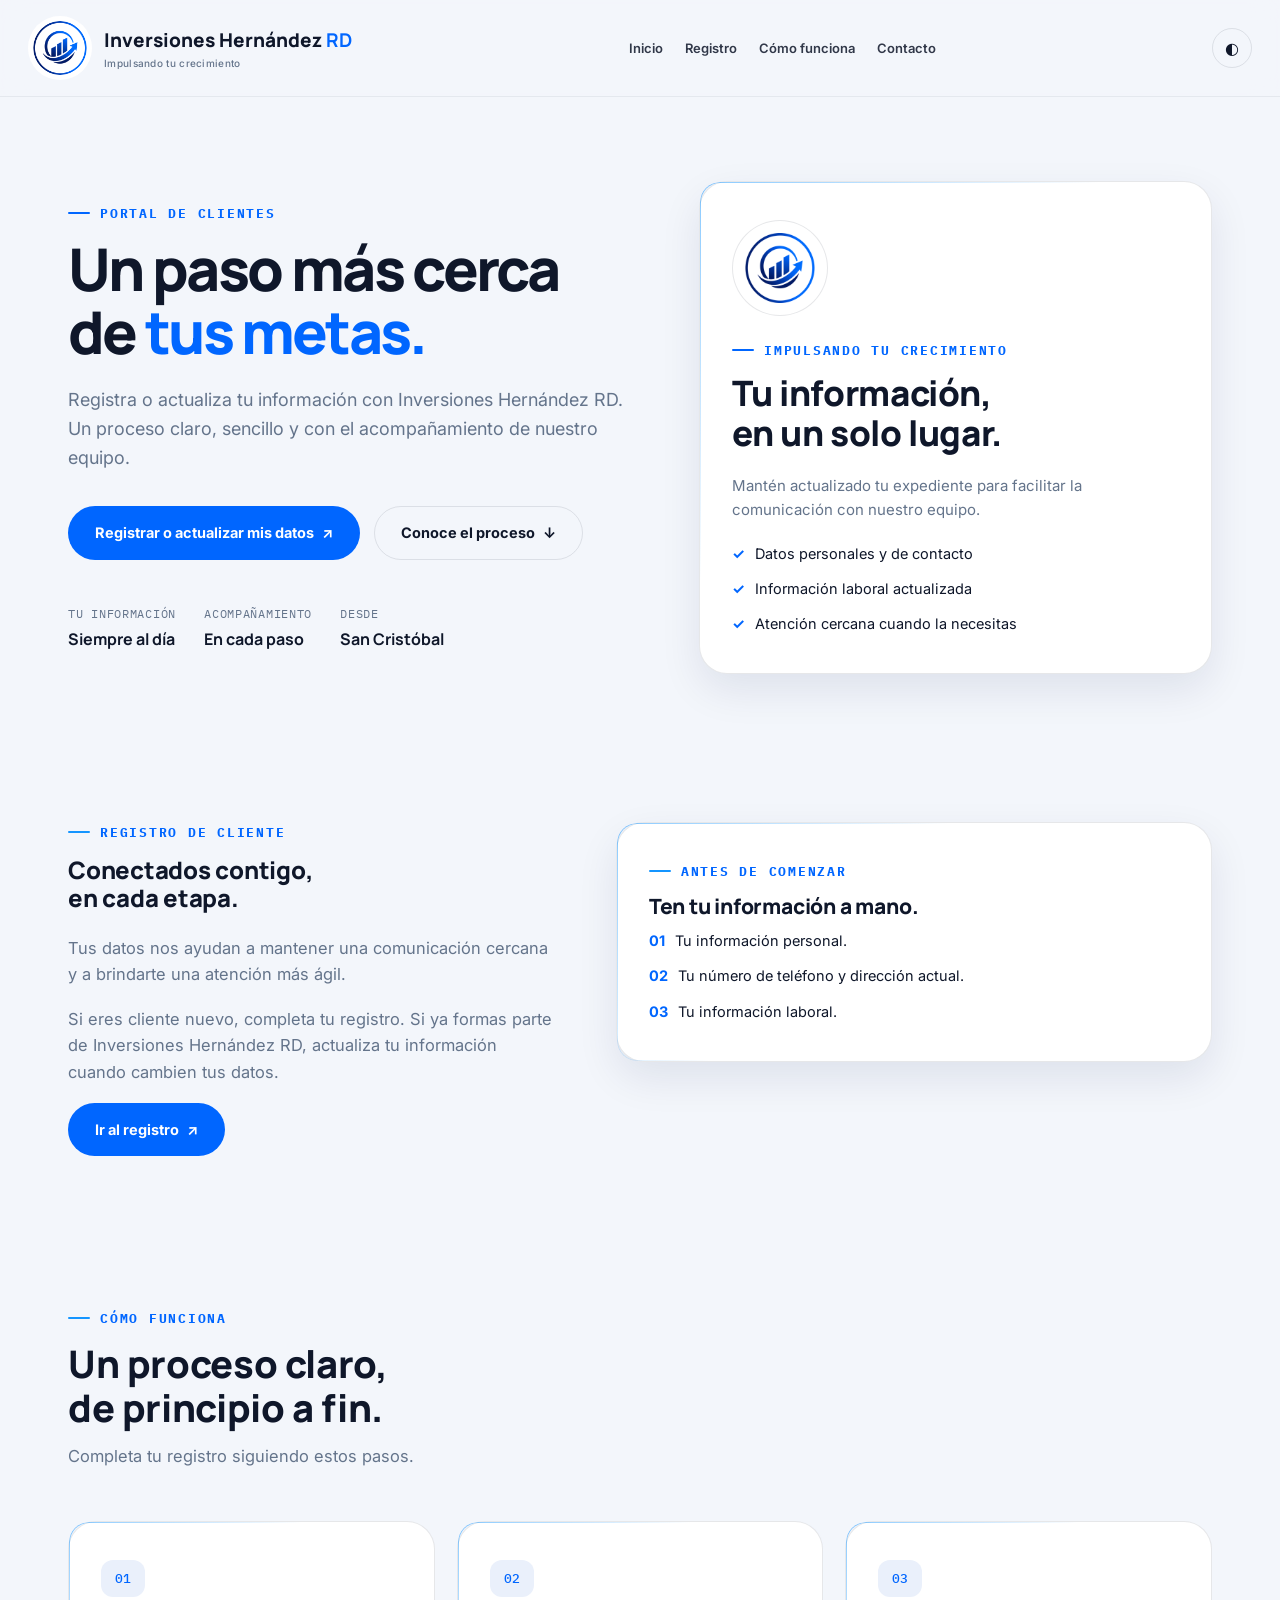
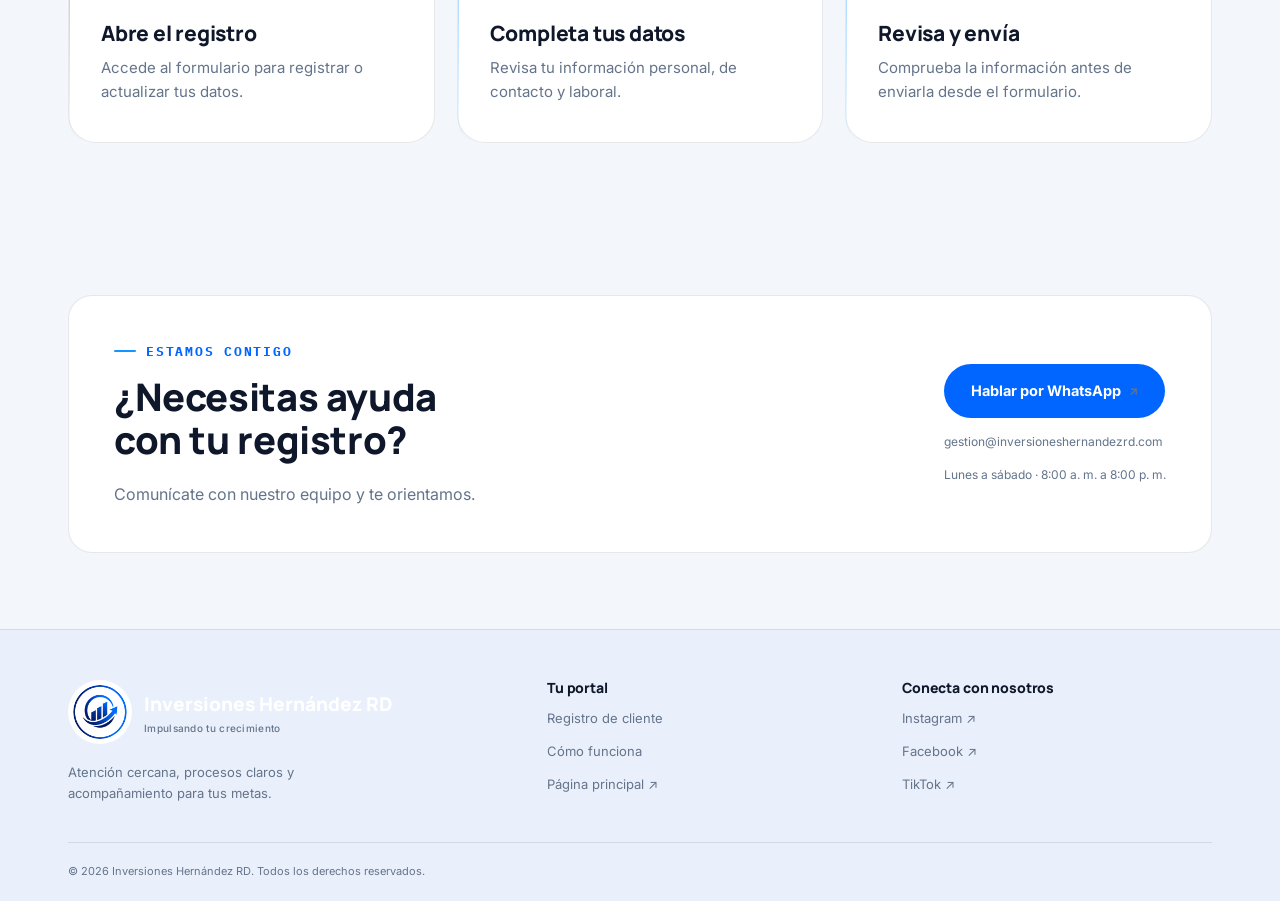
<file: index.html>
<!doctype html>
<html lang="es"><head><meta charset="UTF-8"><meta name="viewport" content="width=device-width, initial-scale=1, viewport-fit=cover"><title>Portal de clientes | Inversiones Hernández RD</title><meta name="description" content="Registra o actualiza tus datos en el portal de Inversiones Hernández RD. Impulsando tu crecimiento."><meta name="robots" content="noindex, follow"><link rel="canonical" href="https://portal.inversioneshernandezrd.com/"><meta name="theme-color" content="#0066ff"><link rel="preconnect" href="https://fonts.googleapis.com"><link rel="preconnect" href="https://fonts.gstatic.com" crossorigin><link rel="stylesheet" href="https://fonts.googleapis.com/css2?family=Manrope:wght@500;700;800&amp;family=Inter:wght@400;500;600;700&amp;family=IBM+Plex+Mono:wght@400;500;600&amp;display=swap"><link rel="icon" href="favicon.ico"><link rel="stylesheet" href="style.css"><script src="script.js" defer></script></head>
<body class="portal-home"><a class="skip-link" href="#contenido">Saltar al contenido</a>
<header><div class="nav"><a class="brand" href="https://portal.inversioneshernandezrd.com/"><img class="mark" src="logo-transparent.png" alt="" width="40" height="40"><span>Inversiones Hernández <b>RD</b><small>Impulsando tu crecimiento</small></span></a><nav class="navlinks" id="navigation" aria-label="Navegación principal"><a href="#inicio">Inicio</a><a href="#registro">Registro</a><a href="#proceso">Cómo funciona</a><a href="#contacto">Contacto</a></nav><div class="nav-actions"><button class="theme-toggle" id="theme" type="button" aria-label="Activar modo oscuro" aria-pressed="false">◐</button><button class="portal-menu" id="menu-toggle" type="button" aria-label="Abrir menú" aria-controls="navigation" aria-expanded="false">☰</button></div></div></header>
<main id="contenido"><section class="hero stripe" id="inicio"><div class="wrap hero-grid"><div><div class="eyebrow">Portal de clientes</div><h1>Un paso más cerca<br>de <em>tus metas.</em></h1><p class="hero-sub">Registra o actualiza tu información con Inversiones Hernández RD. Un proceso claro, sencillo y con el acompañamiento de nuestro equipo.</p><div class="hero-ctas"><a class="btn btn-primary" href="actualizar.html">Registrar o actualizar mis datos <span aria-hidden="true">↗</span></a><a class="btn btn-ghost" href="#proceso">Conoce el proceso <span aria-hidden="true">↓</span></a></div><div class="hero-strip"><div>Tu información<strong>Siempre al día</strong></div><div>Acompañamiento<strong>En cada paso</strong></div><div>Desde<strong>San Cristóbal</strong></div></div></div><aside class="glass-card"><div class="badge-circle"><img class="badge-logo" src="logo-transparent.png" alt="Logo de Inversiones Hernández RD" width="52" height="52"></div><div class="eyebrow">Impulsando tu crecimiento</div><h2>Tu información,<br>en un solo lugar.</h2><p class="portal-card-copy">Mantén actualizado tu expediente para facilitar la comunicación con nuestro equipo.</p><ul class="check-list"><li><span class="tick" aria-hidden="true">✓</span> Datos personales y de contacto</li><li><span class="tick" aria-hidden="true">✓</span> Información laboral actualizada</li><li><span class="tick" aria-hidden="true">✓</span> Atención cercana cuando la necesitas</li></ul></aside></div></section>
<section id="registro"><div class="wrap about-grid"><div class="about-copy"><div class="eyebrow">Registro de cliente</div><h2>Conectados contigo,<br>en cada etapa.</h2><p class="portal-intro">Tus datos nos ayudan a mantener una comunicación cercana y a brindarte una atención más ágil.</p><p>Si eres cliente nuevo, completa tu registro. Si ya formas parte de Inversiones Hernández RD, actualiza tu información cuando cambien tus datos.</p><a class="btn btn-primary" href="actualizar.html">Ir al registro <span aria-hidden="true">↗</span></a></div><div class="glass-card"><div class="eyebrow">Antes de comenzar</div><h3>Ten tu información a mano.</h3><ul class="check-list"><li><span class="tick" aria-hidden="true">01</span> Tu información personal.</li><li><span class="tick" aria-hidden="true">02</span> Tu número de teléfono y dirección actual.</li><li><span class="tick" aria-hidden="true">03</span> Tu información laboral.</li></ul></div></div></section>
<section class="stripe" id="proceso"><div class="wrap"><div class="section-head"><div class="eyebrow">Cómo funciona</div><h2>Un proceso claro,<br>de principio a fin.</h2><p>Completa tu registro siguiendo estos pasos.</p></div><div class="portal-steps"><article class="glass-card"><span class="portal-number">01</span><h3>Abre el registro</h3><p>Accede al formulario para registrar o actualizar tus datos.</p></article><article class="glass-card"><span class="portal-number">02</span><h3>Completa tus datos</h3><p>Revisa tu información personal, de contacto y laboral.</p></article><article class="glass-card"><span class="portal-number">03</span><h3>Revisa y envía</h3><p>Comprueba la información antes de enviarla desde el formulario.</p></article></div></div></section>
<section id="contacto"><div class="wrap"><div class="portal-contact"><div><div class="eyebrow">Estamos contigo</div><h2>¿Necesitas ayuda<br>con tu registro?</h2><p>Comunícate con nuestro equipo y te orientamos.</p></div><div class="portal-contact-actions"><a class="btn btn-primary" href="https://wa.me/18495942190">Hablar por WhatsApp <span aria-hidden="true">↗</span></a><a class="portal-email" href="mailto:gestion@inversioneshernandezrd.com">gestion@inversioneshernandezrd.com</a><span>Lunes a sábado · 8:00 a. m. a 8:00 p. m.</span></div></div></div></section></main>
<footer class="portal-footer"><div class="wrap"><div class="portal-footer-grid"><div><a class="brand" href="https://inversioneshernandezrd.com/"><img class="mark" src="logo-transparent.png" alt="" width="40" height="40"><span>Inversiones Hernández RD<small>Impulsando tu crecimiento</small></span></a><p>Atención cercana, procesos claros y acompañamiento para tus metas.</p></div><div><h2>Tu portal</h2><a href="actualizar.html">Registro de cliente</a><a href="#proceso">Cómo funciona</a><a href="https://inversioneshernandezrd.com/">Página principal ↗</a></div><div><h2>Conecta con nosotros</h2><a href="https://www.instagram.com/inversioneshernandezrd/">Instagram ↗</a><a href="https://www.facebook.com/people/Inversiones-Hern%C3%A1ndez/61592151383152/">Facebook ↗</a><a href="https://www.tiktok.com/@inversioneshernandezrd">TikTok ↗</a></div></div><div class="portal-copyright">© <span id="year">2026</span> Inversiones Hernández RD. Todos los derechos reservados.</div></div></footer></body></html>
</file>
<file: style.css>
/* ==========================================================================
   INVERSIONES HERNÁNDEZ — Actualización de Datos
   style.css — organizado por secciones
   ==========================================================================
   1. Variables y reset
   2. Tipografía base
   3. Utilidades / layout
   4. Header
   5. Hero
   6. Barra de progreso
   7. Formulario (tarjeta, campos, validación)
   8. Documentos (paso explicativo, sin carga de archivos)
   9. Botones
   10. Overlays (loader, éxito, aviso, modal imagen)
   11. Toast
   12. Footer
   13. Animaciones
   14. Responsive
   ========================================================================== */

/* ===== 1. VARIABLES Y RESET ===== */
:root{
  --azul-oscuro:#061449;
  --azul-profundo:#0a1f6b;
  --azul-principal:#0066ff;
  --azul-electrico:#1495ff;
  --blanco:#ffffff;
  --gris-bg:#f3f6fb;
  --gris-texto:#64748b;
  --texto:#0f172a;
  --borde:rgba(15,23,42,.10);
  --shadow:0 25px 70px rgba(6,20,73,.16);
  --radius:24px;

  --exito:#1b9c6e;
  --error:#e0392f;
  --display:"Manrope","Inter",sans-serif;
  --body-font:"Inter","Manrope",sans-serif;
}

*{ box-sizing: border-box; }
html{ scroll-behavior: smooth; }
body{
  margin:0;
  background: var(--gris-bg);
  color: var(--texto);
  font-family: var(--body-font);
  line-height:1.6;
  -webkit-font-smoothing:antialiased;
}
h1,h2,h3,legend{
  font-family: var(--display);
  color: var(--texto);
  margin:0;
  font-weight:800;
  letter-spacing:-.01em;
}
p{ margin:0; }
a{ color:inherit; text-decoration:none; }
img{ max-width:100%; display:block; }
ul{ margin:0; padding:0; }

.icon{
  width:20px; height:20px;
  stroke:currentColor; fill:none;
  stroke-width:1.8; stroke-linecap:round; stroke-linejoin:round;
  display:block; flex-shrink:0;
}

.skip-link{
  position:absolute; left:-999px; top:auto;
  background:var(--azul-principal); color:#fff;
  padding:12px 20px; border-radius:10px; z-index:999; font-weight:700; font-size:14px;
}
.skip-link:focus{ left:16px; top:16px; }
:focus-visible{ outline:2px solid var(--azul-electrico); outline-offset:2px; }

/* ===== 3. UTILIDADES / LAYOUT ===== */
.wrap{ max-width:1080px; margin:0 auto; padding:0 24px; }
.eyebrow{
  font-family:"Inter",sans-serif; font-size:12.5px; font-weight:700;
  letter-spacing:.14em; text-transform:uppercase; color:var(--azul-principal);
  display:flex; align-items:center; gap:10px; margin-bottom:16px;
}
.eyebrow::before{ content:""; width:22px; height:2px; background:var(--azul-electrico); border-radius:2px; }

.glass-card{
  background: rgba(255,255,255,.72);
  backdrop-filter: blur(18px) saturate(160%);
  -webkit-backdrop-filter: blur(18px) saturate(160%);
  border:1px solid rgba(255,255,255,.6);
  border-radius: var(--radius);
  box-shadow: var(--shadow);
}

/* ===== 4. HEADER ===== */
.site-header{
  position:sticky; top:0; z-index:50;
  background: rgba(255,255,255,.85);
  backdrop-filter: blur(14px) saturate(140%);
  border-bottom:1px solid var(--borde);
}
.header-inner{
  padding:14px 24px; display:flex; align-items:center; justify-content:space-between; gap:20px; flex-wrap:wrap;
}
.brand{ display:flex; align-items:center; gap:10px; text-decoration:none; }
.brand-mark{ height:46px; width:auto; object-fit:contain; }
.brand-icon{
  display:flex; align-items:center; justify-content:center;
  width:38px; height:38px; border-radius:10px; background:var(--azul-principal); flex-shrink:0;
}
.brand-icon svg{ width:20px; height:20px; fill:none; stroke:#fff; stroke-width:1.8; stroke-linecap:round; stroke-linejoin:round; }
.brand-text{
  font-family:var(--display); font-size:17px; color:var(--texto); font-weight:500; white-space:nowrap;
}
.brand-text strong{ font-weight:800; color:var(--azul-principal); }
.trust-badges{ display:flex; gap:10px; flex-wrap:wrap; }
.badge-pill{
  display:flex; align-items:center; gap:6px;
  background:var(--gris-bg); border:1px solid var(--borde); border-radius:100px;
  padding:7px 14px; font-size:12.5px; font-weight:600; color:var(--gris-texto);
}
.badge-pill .icon{ width:15px; height:15px; color:var(--azul-principal); }

/* ===== 5. HERO ===== */
.hero{
  background: linear-gradient(135deg, var(--azul-oscuro), var(--azul-profundo));
  padding:72px 0 64px;
  position:relative; overflow:hidden;
}
.hero::before{
  content:""; position:absolute; top:-20%; right:-10%;
  width:520px; height:520px; border-radius:50%;
  background: radial-gradient(circle, rgba(20,149,255,.35), transparent 70%);
  filter: blur(10px);
}
.hero-inner{ position:relative; z-index:1; max-width:680px; }
.hero .eyebrow{ color:var(--azul-electrico); }
.hero .eyebrow::before{ background:#fff; }
.hero h1{ color:#fff; font-size:clamp(30px,4.4vw,46px); line-height:1.14; }
.hero-sub{ color:rgba(255,255,255,.78); font-size:16.5px; margin-top:16px; max-width:52ch; }
.btn-lg{ margin-top:30px; }
.hero-trust{ display:flex; gap:26px; margin-top:34px; flex-wrap:wrap; }
.trust-item{
  display:flex; align-items:center; gap:8px; font-size:13px; color:rgba(255,255,255,.7); font-weight:600;
}
.trust-item .icon{ width:16px; height:16px; color:var(--azul-electrico); }

/* ===== 6. BARRA DE PROGRESO ===== */
.form-section{ padding:56px 0 96px; }
.progress-wrap{ margin-bottom:32px; }
.progress-track{
  height:6px; background:var(--borde); border-radius:100px; overflow:hidden; margin-bottom:22px;
}
.progress-fill{
  height:100%; width:20%;
  background:linear-gradient(90deg, var(--azul-principal), var(--azul-electrico));
  border-radius:100px; transition:width .4s ease;
}
.progress-steps{
  list-style:none; display:grid; grid-template-columns:repeat(5,1fr); gap:8px;
}
.progress-step{ display:flex; flex-direction:column; align-items:center; gap:8px; text-align:center; }
.progress-step .dot{
  width:32px; height:32px; border-radius:50%; background:var(--blanco); border:2px solid var(--borde);
  display:flex; align-items:center; justify-content:center; font-family:var(--display); font-weight:800;
  font-size:13px; color:var(--gris-texto); transition:all .3s ease;
}
.progress-step .label{ font-size:11.5px; font-weight:600; color:var(--gris-texto); }
.progress-step.active .dot{ background:var(--azul-principal); border-color:var(--azul-principal); color:#fff; box-shadow:0 6px 16px -4px var(--azul-principal); }
.progress-step.active .label{ color:var(--texto); }
.progress-step.done .dot{ background:var(--exito); border-color:var(--exito); color:#fff; }

/* ===== 7. FORMULARIO ===== */
.form-card{ padding:44px; }
fieldset{ border:none; margin:0; padding:0; }
.step{ display:none; animation: fadeSlideIn .4s ease; }
.step.active{ display:block; }
.step-title{
  display:flex; align-items:center; gap:12px; font-size:22px; margin-bottom:28px;
  padding-bottom:18px; border-bottom:1px solid var(--borde);
}
.step-title .icon{ width:24px; height:24px; color:var(--azul-principal); }

.field-grid{ display:grid; grid-template-columns:repeat(2,1fr); gap:20px; }
.field{ display:grid; gap:6px; }
.field-full{ grid-column:1 / -1; }
.field label{ font-size:13.5px; font-weight:700; color:var(--texto); }
.field input, .field select{
  width:100%; padding:13px 16px; border-radius:12px; border:1.5px solid var(--borde);
  background:var(--blanco); color:var(--texto); font-family:var(--body-font); font-size:14.5px;
  transition:border-color .2s ease, box-shadow .2s ease;
}
.field textarea{
  width:100%; padding:13px 16px; border-radius:12px; border:1.5px solid var(--borde);
  background:var(--blanco); color:var(--texto); font-family:var(--body-font); font-size:14.5px;
  transition:border-color .2s ease, box-shadow .2s ease; resize:vertical; min-height:88px;
}
.field textarea:focus{
  outline:none; border-color:var(--azul-principal); box-shadow:0 0 0 4px rgba(0,102,255,.12);
}
.field.invalid textarea{ border-color:var(--error); box-shadow:0 0 0 4px rgba(224,57,47,.10); }

/* ==========================================================================
   MAPA DE UBICACIÓN (Paso de préstamos)
   ========================================================================== */
.map-instructions{ font-size:14.5px; color:var(--gris-texto); margin-bottom:16px; line-height:1.5; }
.map-container{
  width:100%; height:340px; border-radius:18px; overflow:hidden;
  border:1.5px solid var(--borde); box-shadow:0 14px 34px -20px rgba(15,23,42,.28);
}
.map-container .leaflet-control-attribution{ font-size:10px; }
.map-error{ margin-top:12px; }
.map-container.invalid{ border-color:var(--error); box-shadow:0 0 0 4px rgba(224,57,47,.10); }
.map-coords-preview{
  margin-top:12px; font-size:12.5px; color:var(--gris-texto); font-weight:600;
  display:flex; align-items:center; gap:6px;
}
.map-coords-preview.has-coords{ color:var(--azul-principal); }

/* Campo trampa anti-spam: oculto para personas, visible para bots automatizados */
.honeypot-field{
  position:absolute; left:-9999px; top:-9999px; width:1px; height:1px; overflow:hidden;
}
.field input:focus, .field select:focus{
  outline:none; border-color:var(--azul-principal); box-shadow:0 0 0 4px rgba(0,102,255,.12);
}
.field select{ appearance:none; background-image:url("data:image/svg+xml,%3Csvg xmlns='http://www.w3.org/2000/svg' viewBox='0 0 24 24' fill='none' stroke='%2364748b' stroke-width='2'%3E%3Cpath d='M6 9l6 6 6-6'/%3E%3C/svg%3E"); background-repeat:no-repeat; background-position:right 14px center; background-size:16px; padding-right:40px; }
.field-error{ display:none; font-size:12px; color:var(--error); font-weight:600; }
.field.invalid input, .field.invalid select{ border-color:var(--error); box-shadow:0 0 0 4px rgba(224,57,47,.10); }
.field.invalid .field-error{ display:block; }

.field-file input[type="file"]{
  width:100%; padding:11px 14px; border-radius:12px; border:1.5px dashed var(--borde);
  background:var(--gris-bg); color:var(--texto); font-family:var(--body-font); font-size:13.5px; cursor:pointer;
}
.field-file input[type="file"]:focus{ outline:none; border-color:var(--azul-principal); box-shadow:0 0 0 4px rgba(0,102,255,.12); }
.field-file.invalid input[type="file"]{ border-color:var(--error); box-shadow:0 0 0 4px rgba(224,57,47,.10); }
.field-file .file-name{ font-size:12px; color:var(--gris-texto); }
.field-file.has-file .file-name{ color:var(--azul-principal); font-weight:600; }

.consent-row{
  display:flex; gap:12px; align-items:flex-start; font-size:14.5px; color:var(--gris-texto);
  background:var(--gris-bg); border:1px solid var(--borde); border-radius:14px; padding:18px 20px; margin:24px 0 6px;
  cursor:pointer;
}
.consent-row input{ width:19px; height:19px; margin-top:2px; accent-color:var(--azul-principal); flex-shrink:0; }
#consentError{ margin-top:4px; }

.summary-box{
  background:var(--gris-bg); border:1px solid var(--borde); border-radius:16px;
  padding:20px 22px; margin-bottom:24px; font-size:13.5px; color:var(--gris-texto);
  display:grid; gap:6px; max-height:220px; overflow-y:auto;
}
.summary-box strong{ color:var(--texto); }

/* ===== 8. DOCUMENTOS (paso explicativo, sin carga de archivos) ===== */
.whatsapp-note{
  display:flex; gap:14px; align-items:flex-start;
  background:rgba(37,211,102,.08); border:1.5px solid rgba(37,211,102,.35);
  border-radius:16px; padding:16px 20px; margin-bottom:22px;
}
.whatsapp-note .icon{ width:22px; height:22px; color:#1b9c6e; flex-shrink:0; margin-top:1px; }
.whatsapp-note p{ font-size:13.5px; color:var(--texto); }
.whatsapp-note strong{ color:#0e7a53; }

.docs-required{
  background:var(--blanco); border:1px solid var(--borde); border-radius:16px;
  padding:20px 22px; margin-bottom:22px;
}
.docs-required h3{ font-size:15.5px; margin-bottom:14px; }
.docs-list{ list-style:none; margin:0; padding:0; display:grid; gap:12px; }
.docs-list li{ display:flex; gap:12px; align-items:center; font-size:14px; color:var(--texto); }
.docs-num{
  flex-shrink:0; width:26px; height:26px; border-radius:50%;
  background:var(--azul-principal); color:#fff; font-family:var(--display); font-weight:800; font-size:12.5px;
  display:flex; align-items:center; justify-content:center;
}

.example-card{
  display:flex; gap:24px; align-items:flex-start;
  background:var(--gris-bg); border:1.5px solid var(--azul-electrico);
  border-radius:18px; padding:22px; margin-bottom:8px;
}
.example-photo{
  flex-shrink:0; width:200px; height:200px; object-fit:cover;
  border-radius:14px; border:1px solid var(--borde); cursor:pointer;
}
.example-photo-lg{ width:100%; max-width:520px; border-radius:16px; display:block; margin:0 auto; }
.example-copy h3{ font-size:16px; margin-bottom:10px; }
.example-copy ul{ display:grid; gap:6px; margin-bottom:14px; }
.example-copy li{ font-size:13.5px; color:var(--gris-texto); padding-left:18px; position:relative; }
.example-copy li::before{ content:"✓"; position:absolute; left:0; color:var(--exito); font-weight:800; }

/* ===== 9. BOTONES ===== */
.btn{
  display:inline-flex; align-items:center; gap:8px; padding:13px 24px; border-radius:100px;
  font-weight:700; font-size:14.5px; cursor:pointer; border:1.5px solid transparent;
  transition:transform .2s ease, box-shadow .2s ease, background .2s ease; font-family:var(--body-font);
}
.btn-primary{ background:var(--azul-principal); color:#fff; }
.btn-primary:hover{ transform:translateY(-2px); box-shadow:0 16px 34px -14px var(--azul-principal); }
.btn-primary:disabled{ opacity:.5; cursor:not-allowed; transform:none; box-shadow:none; }
.btn-ghost{ background:transparent; border-color:var(--borde); color:var(--texto); }
.btn-ghost:hover{ border-color:var(--azul-principal); color:var(--azul-principal); }
.btn-ghost:disabled{ opacity:.4; cursor:not-allowed; }
.btn-sm{ padding:9px 16px; font-size:13px; }
.btn-huge{ width:100%; justify-content:center; padding:19px 24px; font-size:16.5px; margin-top:26px; }

.form-nav{
  display:flex; align-items:center; justify-content:space-between; margin-top:36px;
  padding-top:26px; border-top:1px solid var(--borde);
}
.step-indicator{ font-family:var(--display); font-weight:800; font-size:13.5px; color:var(--gris-texto); }

/* ===== 10. OVERLAYS ===== */
.overlay{
  position:fixed; inset:0; z-index:200; background:rgba(6,20,73,.55);
  display:flex; align-items:center; justify-content:center; padding:24px;
  backdrop-filter:blur(4px);
}
.overlay[hidden]{ display:none; }
.overlay-card{
  background:#fff; border-radius:var(--radius); box-shadow:var(--shadow);
  padding:40px; max-width:420px; width:100%; text-align:center; position:relative;
  animation: popIn .3s ease;
}
.overlay-card h3{ font-size:20px; margin:16px 0 8px; }
.overlay-card p{ color:var(--gris-texto); font-size:14.5px; }

.spinner{
  width:52px; height:52px; border-radius:50%;
  border:4px solid var(--borde); border-top-color:var(--azul-principal);
  margin:0 auto 20px; animation:spin .8s linear infinite;
}
.loader-bar{ height:6px; background:var(--borde); border-radius:100px; overflow:hidden; margin-top:20px; }
.loader-bar-fill{ height:100%; width:0%; background:linear-gradient(90deg,var(--azul-principal),var(--azul-electrico)); transition:width .3s ease; }

.success-check{ width:70px; height:70px; margin:0 auto; }
.success-check svg{ width:100%; height:100%; }
.success-check circle{ fill:none; stroke:var(--exito); stroke-width:2.5; stroke-dasharray:151; stroke-dashoffset:151; animation:drawCircle .5s ease forwards; }
.success-check path{ fill:none; stroke:var(--exito); stroke-width:3; stroke-linecap:round; stroke-linejoin:round; stroke-dasharray:40; stroke-dashoffset:40; animation:drawCheck .3s .5s ease forwards; }

.notice-icon{ width:44px; height:44px; color:var(--azul-principal); margin:0 auto; }
.notice-card .btn{ margin-top:20px; }

.image-modal-card{ max-width:560px; padding:20px; }
.modal-close{
  position:absolute; top:14px; right:14px; width:32px; height:32px; border-radius:50%;
  background:var(--gris-bg); border:none; display:flex; align-items:center; justify-content:center; cursor:pointer;
}

/* ===== 11. TOAST ===== */
.toast{
  position:fixed; bottom:24px; left:50%; transform:translateX(-50%);
  background:var(--azul-oscuro); color:#fff; padding:14px 22px; border-radius:100px;
  font-size:13.5px; font-weight:600; z-index:300; box-shadow:var(--shadow);
  animation: toastIn .3s ease;
}
.toast.toast-error{ background:var(--error); }

/* ===== 12. FOOTER ===== */
.site-footer{ background:var(--azul-oscuro); color:rgba(255,255,255,.6); padding:26px 0; font-size:12.5px; }
.footer-inner{ display:flex; flex-direction:column; gap:14px; }
.footer-top{ display:flex; justify-content:space-between; align-items:center; gap:16px; flex-wrap:wrap; }
.footer-socials{ display:flex; gap:10px; }
.footer-socials a{
  width:34px; height:34px; border-radius:50%; background:rgba(255,255,255,.08);
  border:1px solid rgba(255,255,255,.14); display:flex; align-items:center; justify-content:center;
  color:rgba(255,255,255,.85); transition:background .2s ease, transform .2s ease;
}
.footer-socials a:hover{ background:var(--azul-principal); transform:translateY(-2px); }
.footer-socials a .icon{ width:16px; height:16px; }
.footer-socials a.social-disabled{ opacity:.4; cursor:default; }
.footer-socials a.social-disabled:hover{ background:rgba(255,255,255,.08); transform:none; }
.footer-note{ color:rgba(255,255,255,.5); }

/* ===== 13. ANIMACIONES ===== */
@keyframes fadeSlideIn{ from{ opacity:0; transform:translateY(14px);} to{ opacity:1; transform:translateY(0);} }
@keyframes popIn{ from{ opacity:0; transform:scale(.92);} to{ opacity:1; transform:scale(1);} }
@keyframes spin{ to{ transform:rotate(360deg); } }
@keyframes toastIn{ from{ opacity:0; transform:translate(-50%,10px);} to{ opacity:1; transform:translate(-50%,0);} }
@keyframes drawCircle{ to{ stroke-dashoffset:0; } }
@keyframes drawCheck{ to{ stroke-dashoffset:0; } }
@media (prefers-reduced-motion: reduce){
  *{ animation-duration:.001ms !important; animation-iteration-count:1 !important; transition-duration:.001ms !important; }
  html{ scroll-behavior:auto; }
}

/* ===== 14. RESPONSIVE ===== */

/* Monitores grandes: evitar que el formulario se sienta perdido en pantallas anchas */
@media (min-width: 1400px){
  .wrap{ max-width:1180px; }
  .form-card{ padding:56px; }
}

/* Tablets (portrait): mantener 2 columnas en campos de texto */
@media (max-width: 900px){
  .field-grid{ grid-template-columns:repeat(2,1fr); }
  .field-full{ grid-column:1 / -1; }
  .example-card{ flex-direction:column; text-align:center; }
  .example-photo{ width:100%; height:220px; }
  .example-copy ul{ text-align:left; }
  .progress-step .label{ display:none; }
  .hero-inner{ max-width:100%; }
}

/* Tablets pequeñas / teléfonos grandes en horizontal */
@media (max-width: 720px){
  .field-grid{ grid-template-columns:1fr; }
  .form-card{ padding:32px; }
}

/* Teléfonos */
@media (max-width: 640px){
  .form-card{ padding:24px 20px; }
  .hero{ padding:52px 0 44px; }
  .trust-badges{ display:none; }
  .header-inner{ padding:12px 18px; }
  .form-nav{ flex-wrap:wrap; gap:14px; justify-content:center; }
  .form-nav .btn{ flex:1 1 auto; justify-content:center; }
  .step-indicator{ order:-1; width:100%; text-align:center; }
  .btn-huge{ font-size:15px; padding:17px 20px; }
  .step-title{ font-size:19px; gap:10px; }
  .consent-row{ padding:16px; font-size:13.5px; }
  .example-card{ padding:18px; gap:16px; }
  .example-photo{ height:180px; }
  .overlay-card{ padding:30px 24px; }
  .whatsapp-note{ flex-direction:column; align-items:flex-start; }
}

/* Teléfonos pequeños */
@media (max-width: 380px){
  .wrap{ padding:0 16px; }
  .hero h1{ font-size:26px; }
  .hero-sub{ font-size:14.5px; }
  .btn-lg{ width:100%; justify-content:center; }
  .hero-trust{ flex-direction:column; gap:10px; }
  .form-card{ padding:18px 14px; }
  .progress-step .dot{ width:26px; height:26px; font-size:11px; }
  .step-title{ font-size:17px; }
  .field input, .field select{ padding:12px 14px; font-size:14px; }
  .btn-huge{ font-size:14px; padding:16px 16px; }
  .form-nav .btn{ font-size:13.5px; padding:12px 16px; }
}

/* Evitar desbordes horizontales en cualquier dispositivo */
html, body{ overflow-x:hidden; }
img, svg{ max-width:100%; }

/* ==========================================================================
   PÁGINA PRINCIPAL — PORTAL TIPO APP
   ========================================================================== */
.options-section{ padding:42px 0 72px; }
.options-heading{ max-width:900px; margin:0 auto 22px; text-align:left; }
.section-kicker{
  display:inline-flex; align-items:center; gap:8px;
  font-size:11.5px; font-weight:800; letter-spacing:.14em; text-transform:uppercase;
  color:var(--azul-principal);
}
.section-kicker::before{ content:""; width:20px; height:2px; border-radius:2px; background:var(--azul-electrico); }
.options-heading h2{ margin-top:6px; font-family:var(--display); font-size:clamp(22px,3vw,30px); color:var(--texto); }
.options-heading p{ margin-top:4px; color:var(--gris-texto); font-size:14px; }
.options-grid{
  display:grid; grid-template-columns:repeat(2,minmax(0,1fr)); gap:16px;
  max-width:900px; margin:0 auto;
}
.option-card{
  min-width:0; min-height:190px;
  display:flex; flex-direction:column; align-items:flex-start; gap:9px;
  background:var(--blanco); border:1.5px solid var(--borde); border-radius:22px;
  padding:24px 24px 20px; text-decoration:none; color:var(--texto);
  box-shadow:0 14px 34px -20px rgba(15,23,42,.24);
  transition:transform .2s ease, border-color .2s ease, box-shadow .2s ease, background .2s ease;
  -webkit-tap-highlight-color:transparent;
}
.option-card:hover{
  transform:translateY(-4px); border-color:rgba(0,102,255,.45);
  box-shadow:0 22px 44px -20px rgba(0,102,255,.30);
}
.option-card:active{ transform:translateY(-1px) scale(.995); }
.option-icon{
  width:54px; height:54px; border-radius:16px;
  background:linear-gradient(145deg,#eef5ff,#e5efff);
  display:flex; align-items:center; justify-content:center; margin-bottom:5px;
  border:1px solid rgba(0,102,255,.08);
}
.option-icon .icon{ width:27px; height:27px; color:var(--azul-principal); }
.option-card h2{ font-family:var(--display); font-size:18px; line-height:1.2; color:var(--texto); }
.option-card p{ font-size:13.5px; color:var(--gris-texto); line-height:1.45; max-width:42ch; }
.option-cta{
  margin-top:auto; padding-top:8px; display:inline-flex; align-items:center; gap:6px;
  font-weight:800; font-size:13px; color:var(--azul-principal);
}
.option-cta .icon{ width:17px; height:17px; transition:transform .2s ease; }
.option-card:hover .option-cta .icon{ transform:translateX(4px); }

/* Tablet */
@media (max-width:900px){
  .options-section{ padding-top:34px; }
  .options-grid{ gap:14px; }
}

/* Móvil: acciones horizontales tipo app */
@media (max-width:640px){
  .options-section{ padding:28px 0 48px; }
  .options-heading{ margin-bottom:16px; }
  .options-heading h2{ font-size:23px; }
  .options-heading p{ font-size:13px; }
  .options-grid{ grid-template-columns:repeat(2,minmax(0,1fr)); gap:10px; }
  .option-card{
    min-height:0; height:168px; border-radius:18px;
    padding:16px 13px 13px; gap:7px;
    box-shadow:0 10px 24px -18px rgba(15,23,42,.30);
  }
  .option-icon{ width:44px; height:44px; border-radius:13px; margin-bottom:3px; }
  .option-icon .icon{ width:23px; height:23px; }
  .option-card h2{ font-size:14px; line-height:1.25; }
  .option-card p{ font-size:11.5px; line-height:1.35; display:-webkit-box; -webkit-line-clamp:2; -webkit-box-orient:vertical; overflow:hidden; }
  .option-cta{ font-size:11.5px; padding-top:4px; }
  .option-cta .icon{ width:15px; height:15px; }
}

/* Móviles pequeños: conservar dos acciones sin romper el layout */
@media (max-width:380px){
  .options-grid{ gap:8px; }
  .option-card{ height:158px; padding:14px 11px 11px; }
  .option-icon{ width:40px; height:40px; border-radius:12px; }
  .option-icon .icon{ width:21px; height:21px; }
  .option-card h2{ font-size:13px; }
  .option-card p{ font-size:10.5px; }
  .option-cta{ font-size:10.5px; }
}


/* ========================================================================
   MENÚ PROFESIONAL — ESCRITORIO + MÓVIL
   ======================================================================== */
.desktop-nav{display:flex;align-items:center;gap:6px;margin-left:auto;}
.nav-link{position:relative;padding:9px 12px;border-radius:10px;color:var(--gris-texto);font-size:13px;font-weight:700;text-decoration:none;transition:color .2s ease,background .2s ease;}
.nav-link:hover,.nav-link.active{color:var(--azul-principal);background:rgba(0,102,255,.07);}
.mobile-menu-btn{display:none;}
.mobile-menu{display:none;}

@media (max-width:900px){
  .desktop-nav{display:none;}
  .site-header{z-index:1000;}
  .header-inner{flex-wrap:nowrap;padding:10px 16px;min-height:62px;}
  .brand{min-width:0;flex:1 1 auto;}
  .brand-mark{height:42px;max-width:min(78vw,240px);}
  .trust-badges{display:none;}
  .mobile-menu-btn{width:44px;height:44px;display:flex;flex-direction:column;align-items:center;justify-content:center;gap:5px;flex:0 0 44px;border:1px solid rgba(0,102,255,.16);border-radius:13px;background:#fff;color:var(--azul-oscuro);cursor:pointer;box-shadow:0 8px 22px rgba(6,20,73,.10);transition:transform .2s ease,background .2s ease,border-color .2s ease;-webkit-tap-highlight-color:transparent;position:relative;z-index:1002;}
  .mobile-menu-btn:active{transform:scale(.96);}
  .mobile-menu-btn span{display:block;width:20px;height:2px;border-radius:10px;background:currentColor;transition:transform .22s ease,opacity .18s ease;}
  .mobile-menu-btn[aria-expanded="true"] span:nth-child(1){transform:translateY(7px) rotate(45deg);}
  .mobile-menu-btn[aria-expanded="true"] span:nth-child(2){opacity:0;}
  .mobile-menu-btn[aria-expanded="true"] span:nth-child(3){transform:translateY(-7px) rotate(-45deg);}
  .mobile-menu{display:block;position:absolute;top:100%;left:0;right:0;z-index:1001;padding:10px 14px 18px;opacity:0;visibility:hidden;transform:translateY(-8px);pointer-events:none;transition:opacity .2s ease,transform .2s ease,visibility .2s ease;max-height:calc(100vh - 62px);overflow-y:auto;overscroll-behavior:contain;}
  .mobile-menu.open{opacity:1;visibility:visible;transform:translateY(0);pointer-events:auto;}
  .mobile-menu-panel{width:100%;max-width:560px;margin:0 auto;background:rgba(255,255,255,.98);border:1px solid rgba(15,23,42,.10);border-radius:18px;box-shadow:0 22px 55px rgba(6,20,73,.20);overflow:hidden;}
  .mobile-menu-inner{display:block;padding:8px;}
  .mobile-menu-link{display:flex;align-items:center;gap:12px;min-height:62px;padding:10px 12px;border-radius:13px;color:var(--texto);text-decoration:none;-webkit-tap-highlight-color:transparent;transition:background .18s ease,transform .18s ease;}
  .mobile-menu-link:hover,.mobile-menu-link:focus-visible,.mobile-menu-link.active{background:rgba(0,102,255,.07);}
  .mobile-menu-link:active{transform:scale(.985);}
  .mobile-menu-icon{width:42px;height:42px;flex:0 0 42px;display:flex;align-items:center;justify-content:center;border-radius:12px;background:linear-gradient(135deg,rgba(0,102,255,.10),rgba(20,149,255,.16));color:var(--azul-principal);}
  .mobile-menu-icon .icon{width:22px;height:22px;}
  .mobile-menu-link>span:last-child{display:flex;flex-direction:column;min-width:0;}
  .mobile-menu-link strong{font-size:14px;line-height:1.25;}
  .mobile-menu-link small{margin-top:2px;color:var(--gris-texto);font-size:11.5px;line-height:1.3;}
  .mobile-menu-divider{height:1px;background:var(--borde);margin:5px 8px;}
  .mobile-menu-link.compact{min-height:56px;}
  .small-icon{width:38px;height:38px;flex-basis:38px;border-radius:10px;}
  .mobile-social-row{display:flex;gap:8px;padding:8px 4px 2px;}
  .mobile-social-row a{width:38px;height:38px;display:flex;align-items:center;justify-content:center;border-radius:11px;background:var(--gris-bg);border:1px solid var(--borde);color:var(--azul-profundo);text-decoration:none;font-family:var(--display);font-weight:800;font-size:16px;}
  body.menu-open{overflow:hidden;}
}
@media (max-width:480px){
  .header-inner{padding:9px 12px;}
  .brand-mark{height:37px;max-width:calc(100vw - 78px);}
  .mobile-menu-btn{width:42px;height:42px;flex-basis:42px;}
  .mobile-menu{padding:8px 10px 14px;max-height:calc(100vh - 58px);}
  .mobile-menu-panel{border-radius:16px;}
  .mobile-menu-link{min-height:58px;padding:9px 10px;}
  .mobile-menu-link strong{font-size:13.5px;}
  .mobile-menu-link small{font-size:11px;}
}
@media (prefers-reduced-motion:reduce){.mobile-menu,.mobile-menu-btn,.mobile-menu-btn span,.mobile-menu-link{transition:none;}}

:root {
  --azul-oscuro: #061449;
  --azul-profundo: #0a1f6b;
  --azul-principal: #0066ff;
  --azul-electrico: #1495ff;
  --blanco: #ffffff;
  --gris-bg: #f3f6fb;
  --gris-texto: #64748b;
  --texto: #0f172a;
  --borde: rgba(15, 23, 42, 0.10);
  --shadow: 0 25px 70px rgba(6, 20, 73, 0.16);
  --radius: 24px;
  --display: "Manrope", "Inter", sans-serif;

  /* derivados para el sitio (no tocan tus tokens originales) */
  --body-font: "Inter", "Manrope", sans-serif;
  --mono-font: "IBM Plex Mono", monospace;
  --bg: var(--gris-bg);
  --bg-alt: #eaf0fb;
  --card: var(--blanco);
  --ink: var(--texto);
  --ink-soft: var(--gris-texto);
  --primary: var(--azul-principal);
  --primary-deep: var(--azul-profundo);
  --accent: var(--azul-electrico);
  --line: var(--borde);
  --line-soft: rgba(15, 23, 42, 0.06);
  color-scheme: light;
}

[data-theme="dark"] {
  --bg: var(--azul-oscuro);
  --bg-alt: #0b1c5e;
  --card: #0d1f66;
  --ink: var(--blanco);
  --ink-soft: #a9b7e0;
  --primary: var(--azul-electrico);
  --primary-deep: #5fb0ff;
  --accent: var(--azul-electrico);
  --line: rgba(255, 255, 255, 0.14);
  --line-soft: rgba(255, 255, 255, 0.08);
  --shadow: 0 25px 70px rgba(0, 0, 0, 0.5);
  color-scheme: dark;
}

* { box-sizing: border-box; }
html { scroll-behavior: smooth; }

body {
  margin: 0;
  background: var(--bg);
  color: var(--ink);
  font-family: var(--body-font);
  line-height: 1.6;
  -webkit-font-smoothing: antialiased;
  transition: background .4s ease, color .4s ease;
}

h1, h2, h3 {
  font-family: var(--display);
  color: var(--ink);
  line-height: 1.14;
  margin: 0;
  font-weight: 800;
  letter-spacing: -.01em;
}

p { margin: 0; }
a { color: inherit; text-decoration: none; }
img { max-width: 100%; display: block; }

.eyebrow {
  font-family: var(--mono-font);
  font-size: 12.5px;
  letter-spacing: .14em;
  text-transform: uppercase;
  color: var(--primary);
  display: flex;
  align-items: center;
  gap: 10px;
  margin-bottom: 14px;
}
.eyebrow::before {
  content: "";
  width: 22px;
  height: 2px;
  background: var(--accent);
  display: inline-block;
  border-radius: 2px;
}

.wrap { max-width: 1180px; margin: 0 auto; padding: 0 28px; }
section { padding: 96px 0; position: relative; }

.stripe {
  background-image: repeating-linear-gradient(
    to bottom, transparent, transparent 45px,
    var(--line-soft) 45px, var(--line-soft) 46px
  );
}

::selection { background: var(--azul-electrico); color: var(--blanco); }

.skip-link {
  position: absolute; left: -999px; top: auto;
  background: var(--primary); color: #fff;
  padding: 12px 20px; border-radius: 10px;
  z-index: 999; font-weight: 700; font-size: 14px;
}
.skip-link:focus {
  left: 16px; top: 16px;
}

:focus-visible {
  outline: 2px solid var(--azul-electrico);
  outline-offset: 2px;
}

.reveal { opacity: 0; transform: translateY(22px); transition: opacity .7s ease, transform .7s ease; }
.reveal.is-visible { opacity: 1; transform: translateY(0); }
@media (prefers-reduced-motion: reduce) {
  .reveal { opacity: 1; transform: none; transition: none; }
  html { scroll-behavior: auto; }
}

/* ===== HEADER ===== */
header {
  position: sticky; top: 0; z-index: 50;
  backdrop-filter: blur(14px) saturate(140%);
  background: color-mix(in srgb, var(--bg) 82%, transparent);
  border-bottom: 1px solid var(--line-soft);
}
.nav {
  max-width: 1180px; margin: 0 auto; padding: 16px 28px;
  display: flex; align-items: center; justify-content: space-between; gap: 24px;
}
.brand { display: flex; align-items: center; gap: 12px; font-family: var(--display); font-weight: 800; font-size: 19px; }
.brand .mark {
  width: 40px; height: 40px; border-radius: 12px;
  object-fit: contain;
  background: var(--blanco);
  padding: 4px;
  overflow: hidden;
}
.navlinks { display: flex; gap: 28px; align-items: center; font-size: 14.5px; font-weight: 600; }
.navlinks a { opacity: .85; transition: opacity .2s, color .2s; }
.navlinks a:hover { opacity: 1; color: var(--primary); }

/* Panel de navegación móvil (activo solo bajo el breakpoint de tablet, ver sección RESPONSIVE) */
@media (max-width: 980px) {
  .navlinks {
    position: fixed; top: 65px; left: 0; right: 0; z-index: 49;
    flex-direction: column; align-items: stretch; gap: 0;
    background: var(--bg); border-bottom: 1px solid var(--line);
    max-height: 0; overflow: hidden; opacity: 0;
    transition: max-height .3s ease, opacity .25s ease;
  }
  .navlinks.open { max-height: 400px; opacity: 1; box-shadow: 0 20px 40px -20px rgba(6,20,73,.25); }
  .navlinks a { padding: 16px 28px; border-bottom: 1px solid var(--line-soft); opacity: 1; }
  .navlinks a:hover { background: var(--bg-alt); }
  .menu-toggle { display: flex; }
  .menu-toggle.open .icon-burger { display: none; }
  .menu-toggle.open .icon-close { display: block; }
}
.nav-actions { display: flex; align-items: center; gap: 12px; }
.theme-toggle {
  width: 40px; height: 40px; border-radius: 50%; border: 1px solid var(--line);
  background: transparent; color: var(--ink); cursor: pointer;
  display: flex; align-items: center; justify-content: center; font-size: 16px;
}

.menu-toggle {
  display: none;
  width: 40px; height: 40px; border-radius: 50%; border: 1px solid var(--line);
  background: transparent; color: var(--ink); cursor: pointer;
  align-items: center; justify-content: center; flex-shrink: 0;
}

.btn {
  display: inline-flex; align-items: center; gap: 8px;
  padding: 14px 26px; border-radius: 100px;
  font-weight: 700; font-size: 14.5px; cursor: pointer; border: 1px solid transparent;
  transition: transform .2s ease, box-shadow .2s ease, background .2s ease;
  white-space: nowrap; font-family: var(--body-font);
}
.btn-primary { background: var(--azul-principal); color: #fff; }
.btn-primary:hover { transform: translateY(-2px); box-shadow: 0 16px 34px -14px var(--azul-principal); }
.btn-ghost { background: transparent; border-color: var(--line); color: var(--ink); }
.btn-ghost:hover { border-color: var(--primary); color: var(--primary); }
.btn-sm { padding: 10px 20px; font-size: 13.5px; }

/* ===== HERO ===== */
.hero { padding: 88px 0 70px; overflow: hidden; position: relative; }
.hero-deco {
  position: absolute; top: 50%; right: -12%; transform: translateY(-50%);
  width: 640px; height: 640px; opacity: .16; pointer-events: none; z-index: 0;
}
[data-theme="dark"] .hero-deco { opacity: .22; }
.hero-grid { position: relative; z-index: 1; }
.hero-note { margin-top: 16px; font-size: 13px; color: var(--ink-soft); max-width: 46ch; }
.hero-grid { display: grid; grid-template-columns: 1.05fr .95fr; gap: 64px; align-items: center; }
.hero h1 { font-size: clamp(34px, 4.6vw, 58px); }
.hero h1 em { font-style: normal; color: var(--primary); }
.hero-sub { margin-top: 22px; font-size: 18px; color: var(--ink-soft); max-width: 46ch; }
.hero-ctas { display: flex; gap: 14px; margin-top: 34px; flex-wrap: wrap; }
.hero-strip { display: flex; gap: 28px; margin-top: 44px; flex-wrap: wrap; }
.hero-strip div { font-family: var(--mono-font); font-size: 12px; letter-spacing: .06em; text-transform: uppercase; color: var(--ink-soft); }
.hero-strip strong { display: block; font-family: var(--display); font-size: 16px; color: var(--ink); text-transform: none; letter-spacing: 0; margin-top: 4px; }

.glass-card {
  position: relative;
  background: var(--card);
  border: 1px solid var(--line);
  border-radius: var(--radius);
  padding: 38px 32px;
  box-shadow: var(--shadow);
}
.glass-card::before {
  content: "";
  position: absolute; inset: 0;
  border-radius: var(--radius);
  padding: 1px;
  background: linear-gradient(135deg, var(--azul-electrico), transparent 40%);
  -webkit-mask: linear-gradient(#fff 0 0) content-box, linear-gradient(#fff 0 0);
  -webkit-mask-composite: xor;
  mask-composite: exclude;
  pointer-events: none;
  opacity: .5;
}
.badge-circle {
  width: 76px; height: 76px; border-radius: 50%;
  background: var(--blanco);
  display: flex; align-items: center; justify-content: center;
  margin-bottom: 22px;
  padding: 12px;
  border: 1px solid var(--line);
  overflow: hidden;
}
.badge-logo { width: 100%; height: 100%; object-fit: contain; }
.glass-card h3 { font-size: 21px; margin-bottom: 10px; }
.glass-card p { color: var(--ink-soft); font-size: 15px; margin-bottom: 20px; }
.check-list { list-style: none; padding: 0; margin: 0; display: grid; gap: 12px; }
.check-list li { display: flex; gap: 10px; font-size: 14.5px; align-items: flex-start; }
.check-list li .tick { color: var(--primary); font-weight: 700; }

/* ===== SECTION HEADS ===== */
.section-head { max-width: 640px; margin-bottom: 52px; }
.section-head h2 { font-size: clamp(26px, 3.2vw, 38px); }
.section-head p { margin-top: 14px; color: var(--ink-soft); font-size: 16.5px; }

/* ===== QUIENES SOMOS ===== */
.about-grid { display: grid; grid-template-columns: .9fr 1.1fr; gap: 60px; align-items: start; }
.about-copy p { color: var(--ink-soft); font-size: 16.5px; margin-bottom: 18px; }
.about-copy p:last-child { margin-bottom: 0; }
.mv-cards { display: grid; gap: 18px; }
.mv-card { background: var(--card); border: 1px solid var(--line); border-radius: var(--radius); padding: 26px 28px; }
.mv-card .eyebrow { margin-bottom: 10px; }
.mv-card p { color: var(--ink-soft); font-size: 15px; }

/* ===== WHY US CARDS ===== */
.why-grid { display: grid; grid-template-columns: repeat(3, 1fr); gap: 22px; }
.why-card { background: var(--card); border: 1px solid var(--line); border-radius: var(--radius); padding: 30px 26px; transition: transform .25s ease, box-shadow .25s ease; }
.why-card:hover { transform: translateY(-6px); box-shadow: var(--shadow); }
.why-icon { width: 46px; height: 46px; border-radius: 12px; background: var(--bg-alt); display: flex; align-items: center; justify-content: center; font-size: 20px; margin-bottom: 18px; color: var(--primary); }
.why-card h3 { font-size: 18px; margin-bottom: 8px; }
.why-card p { color: var(--ink-soft); font-size: 14.5px; }

/* ===== HOW IT WORKS ===== */
.steps { display: grid; grid-template-columns: repeat(5, 1fr); gap: 0; border-top: 1px solid var(--line); border-bottom: 1px solid var(--line); }
.step { padding: 34px 22px; border-right: 1px solid var(--line); position: relative; }
.step:last-child { border-right: none; }
.step .num { font-family: var(--mono-font); color: var(--accent); font-size: 13px; letter-spacing: .08em; font-weight: 600; }
.step h3 { font-size: 17px; margin: 14px 0 8px; }
.step p { font-size: 13.8px; color: var(--ink-soft); }

/* ===== REQUISITOS ===== */
.req-list { display: grid; grid-template-columns: repeat(2, 1fr); gap: 16px; }
.req-item { display: flex; gap: 16px; align-items: flex-start; background: var(--card); border: 1px solid var(--line); border-radius: 16px; padding: 22px 24px; }
.req-item .idx { font-family: var(--mono-font); color: var(--primary); font-size: 13px; flex-shrink: 0; padding-top: 2px; font-weight: 600; }
.req-item h3 { font-size: 16px; margin-bottom: 4px; }
.req-item p { font-size: 14px; color: var(--ink-soft); }

/* ===== COMPROMISO ===== */
.commit-wrap {
  background: linear-gradient(135deg, var(--azul-oscuro), var(--azul-profundo));
  color: var(--blanco); border-radius: var(--radius); padding: 64px;
  display: grid; grid-template-columns: .9fr 1.1fr; gap: 50px;
}
.commit-wrap .section-head p { color: rgba(255,255,255,.72); }
.commit-wrap .eyebrow { color: var(--azul-electrico); }
.commit-wrap .eyebrow::before { background: var(--blanco); }
.commit-wrap h2 { color: var(--blanco); }
.commit-grid { display: grid; gap: 20px; }
.commit-item { display: flex; gap: 16px; border-bottom: 1px solid rgba(255,255,255,.14); padding-bottom: 18px; }
.commit-item:last-child { border: none; padding-bottom: 0; }
.commit-item .mark { font-family: var(--mono-font); color: var(--azul-electrico); font-size: 13px; flex-shrink: 0; }
.commit-item h3 { color: var(--blanco); font-size: 16.5px; margin-bottom: 4px; }
.commit-item p { color: rgba(255,255,255,.68); font-size: 14px; }

/* ===== FAQ ===== */
.faq-item { border-bottom: 1px solid var(--line); }
.faq-q {
  width: 100%; text-align: left; background: none; border: none; cursor: pointer;
  padding: 24px 0; display: flex; justify-content: space-between; align-items: center; gap: 20px;
  font-family: var(--display); font-weight: 700; font-size: 18px; color: var(--ink);
}
.faq-q .plus { font-family: var(--mono-font); font-size: 20px; color: var(--primary); transition: transform .3s ease; flex-shrink: 0; }
.faq-item.open .faq-q .plus { transform: rotate(45deg); }
.faq-a { max-height: 0; overflow: hidden; transition: max-height .35s ease; }
.faq-a p { padding-bottom: 24px; color: var(--ink-soft); font-size: 15px; max-width: 70ch; }
.faq-item.open .faq-a { max-height: 220px; }

/* ===== SOCIAL ===== */
.social-wrap { display: grid; grid-template-columns: repeat(4, 1fr); gap: 18px; }
.social-card { border: 1px solid var(--line); border-radius: var(--radius); padding: 30px 24px; background: var(--card); text-align: left; transition: transform .25s ease, border-color .25s ease; }
.social-card:hover { transform: translateY(-6px); border-color: var(--primary); }
.social-card .ic { font-size: 26px; margin-bottom: 16px; display: block; }
.social-card h3 { font-size: 16.5px; margin-bottom: 6px; }
.social-card p { font-size: 13.5px; color: var(--ink-soft); }

/* ===== CONTACTO ===== */
.contact-grid { display: grid; grid-template-columns: 1fr 1fr; gap: 60px; }
.contact-info { display: grid; gap: 20px; align-content: start; }
.contact-row { display: flex; gap: 16px; align-items: flex-start; padding: 20px 0; border-bottom: 1px solid var(--line); }
.contact-row:last-child { border: none; }
.contact-row .ic { font-size: 19px; color: var(--primary); flex-shrink: 0; margin-top: 2px; }
.contact-row h3 { font-size: 15px; margin-bottom: 4px; }
.contact-row p, .contact-row a { font-size: 14.5px; color: var(--ink-soft); }
.contact-row a:hover { color: var(--primary); }
.map-card { border-radius: var(--radius); overflow: hidden; border: 1px solid var(--line); height: 100%; min-height: 320px; }
.map-card iframe { width: 100%; height: 100%; border: 0; display: block; filter: grayscale(.1); }

/* ===== PRE-CTA (cumplimiento) ===== */
.pre-cta { padding: 0 0 96px; }
.pre-cta-card {
  background: var(--card); border: 1px solid var(--line); border-radius: var(--radius);
  padding: 48px; display: grid; grid-template-columns: 1.3fr .7fr; gap: 44px; align-items: center;
  box-shadow: var(--shadow);
}
.pre-cta-copy p { color: var(--ink-soft); font-size: 15px; margin-top: 16px; }
.pre-cta-copy .fine-print { font-size: 12.5px; color: var(--ink-soft); opacity: .85; }
.pre-cta-links { display: flex; gap: 20px; margin-top: 18px; flex-wrap: wrap; }
.pre-cta-links a { font-size: 13px; font-weight: 700; color: var(--primary); }
.pre-cta-links a:hover { text-decoration: underline; }
.pre-cta-actions { display: grid; gap: 12px; }
.pre-cta-actions .btn { width: 100%; justify-content: center; text-align: center; }

.social-card-disabled { opacity: .55; cursor: default; }
.social-card-disabled:hover { transform: none; border-color: var(--line); }

/* ===== FOOTER ===== */
footer { background: var(--azul-oscuro); color: var(--blanco); padding: 64px 0 28px; }
.foot-grid { display: grid; grid-template-columns: 1.4fr 1fr 1fr 1fr; gap: 40px; padding-bottom: 44px; border-bottom: 1px solid rgba(255,255,255,.14); }
.foot-brand { display: flex; align-items: center; margin-bottom: 14px; }
.foot-logo {
  height: 42px; width: auto; display: block;
  background: var(--blanco);
  border-radius: 12px;
  padding: 8px 14px;
}
.foot-grid p { color: rgba(255,255,255,.62); font-size: 14px; max-width: 32ch; }
.foot-col h4 { font-family: var(--mono-font); font-size: 12px; letter-spacing: .1em; text-transform: uppercase; color: var(--azul-electrico); margin-bottom: 16px; font-weight: 600; }
.foot-col a { display: block; font-size: 14px; color: rgba(255,255,255,.78); margin-bottom: 10px; }
.foot-col a:hover { color: var(--azul-electrico); }
.foot-bottom { display: flex; justify-content: space-between; align-items: center; padding-top: 24px; font-size: 13px; color: rgba(255,255,255,.55); flex-wrap: wrap; gap: 12px; }

/* ===== ICONS ===== */
.icon {
  width: 22px; height: 22px;
  stroke: currentColor;
  fill: none;
  stroke-width: 1.7;
  stroke-linecap: round;
  stroke-linejoin: round;
  display: block;
  flex-shrink: 0;
}
.icon-fill { fill: currentColor; stroke: none; }
.theme-toggle .icon { width: 18px; height: 18px; }
.why-icon .icon { width: 22px; height: 22px; color: var(--primary); }
.social-card .ic .icon { width: 26px; height: 26px; color: var(--primary); }
.contact-row .ic .icon { width: 20px; height: 20px; color: var(--primary); }
.wa-float .icon { width: 27px; height: 27px; color: #fff; }
.tick .icon { width: 15px; height: 15px; color: var(--primary); }
.commit-item .mark .icon { width: 16px; height: 16px; color: var(--azul-electrico); }
.badge-circle .icon { width: 24px; height: 24px; color: #fff; margin-bottom: 2px; }

/* ===== TRUST INDICATORS ===== */
.trust-grid { display: grid; grid-template-columns: repeat(5, 1fr); gap: 16px; }
.trust-card {
  background: var(--card); border: 1px solid var(--line); border-radius: 18px;
  padding: 26px 20px; text-align: center;
}
.trust-card .ic { width: 40px; height: 40px; border-radius: 12px; background: var(--bg-alt); display: flex; align-items: center; justify-content: center; margin: 0 auto 14px; color: var(--primary); }
.trust-card .ic .icon { width: 19px; height: 19px; }
.trust-card h3 { font-size: 14.5px; margin-bottom: 4px; }
.trust-card p { font-size: 12.5px; color: var(--ink-soft); }

/* ===== SOLUTIONS ===== */
.solutions-grid { display: grid; grid-template-columns: repeat(4, 1fr); gap: 20px; }
.solution-card {
  background: var(--card); border: 1px solid var(--line); border-radius: var(--radius);
  padding: 30px 26px; display: flex; flex-direction: column; transition: transform .25s ease, box-shadow .25s ease;
}
.solution-card:hover { transform: translateY(-6px); box-shadow: var(--shadow); }
.solution-card .sol-icon { width: 46px; height: 46px; border-radius: 12px; background: var(--bg-alt); display: flex; align-items: center; justify-content: center; margin-bottom: 18px; color: var(--primary); }
.solution-card h3 { font-size: 18px; margin-bottom: 10px; }
.solution-card p { color: var(--ink-soft); font-size: 14.5px; flex-grow: 1; margin-bottom: 20px; }
.solution-card .sol-link { font-size: 13.5px; font-weight: 700; color: var(--primary); display: inline-flex; align-items: center; gap: 6px; }
.solution-card .sol-link:hover { text-decoration: underline; }
.solution-card.detailed { padding: 34px 30px; }
.solution-card .sol-list { list-style: none; padding: 0; margin: 0 0 20px; display: grid; gap: 8px; }
.solution-card .sol-list li { font-size: 13.5px; color: var(--ink-soft); display: flex; gap: 8px; align-items: flex-start; }
.solution-card .sol-list li .tick { color: var(--primary); flex-shrink: 0; margin-top: 2px; }

/* ===== PAGE HERO (subpáginas: soluciones, solicitud) ===== */
.page-hero { padding: 64px 0 56px; }
.page-hero .eyebrow { margin-bottom: 18px; }
.page-hero h1 { font-size: clamp(30px, 4vw, 46px); max-width: 20ch; }
.page-hero p { margin-top: 18px; font-size: 17px; color: var(--ink-soft); max-width: 56ch; }
.page-hero-ctas { display: flex; gap: 14px; margin-top: 30px; flex-wrap: wrap; }

/* ===== CALCULADORA ===== */
.calc-card {
  background: var(--card); border: 1px solid var(--line); border-radius: var(--radius);
  box-shadow: var(--shadow); overflow: hidden;
  display: grid; grid-template-columns: 1.1fr .9fr;
}
.calc-form { padding: 40px; display: grid; gap: 24px; }
.calc-field label { display: block; font-family: var(--mono-font); font-size: 12px; letter-spacing: .08em; text-transform: uppercase; color: var(--ink-soft); margin-bottom: 10px; }
.calc-field input[type="range"] { width: 100%; accent-color: var(--primary); }
.calc-amount-display { font-family: var(--display); font-weight: 800; font-size: 28px; color: var(--primary); margin-bottom: 8px; }
.calc-pillgroup { display: flex; gap: 8px; flex-wrap: wrap; }
.calc-pill {
  border: 1px solid var(--line); background: transparent; color: var(--ink);
  padding: 10px 18px; border-radius: 100px; font-size: 13.5px; font-weight: 700;
  cursor: pointer; font-family: var(--body-font); transition: all .2s ease;
}
.calc-pill.active { background: var(--primary); border-color: var(--primary); color: #fff; }
.calc-pill:hover:not(.active) { border-color: var(--primary); color: var(--primary); }
.calc-field select {
  width: 100%; padding: 12px 16px; border-radius: 12px; border: 1px solid var(--line);
  background: var(--bg); color: var(--ink); font-family: var(--body-font); font-size: 14.5px; font-weight: 600;
}
.calc-hint { font-size: 12.5px; color: var(--ink-soft); margin-top: 8px; }
.calc-result {
  background: linear-gradient(160deg, var(--azul-oscuro), var(--azul-profundo));
  color: #fff; padding: 40px; display: flex; flex-direction: column;
}
.calc-result .eyebrow { color: var(--azul-electrico); margin-bottom: 20px; }
.calc-result .eyebrow::before { background: #fff; }
.calc-result-grid { display: grid; gap: 16px; margin-bottom: auto; }
.calc-result-row { display: flex; justify-content: space-between; align-items: baseline; padding-bottom: 14px; border-bottom: 1px solid rgba(255,255,255,.14); gap: 12px; }
.calc-result-row:last-child { border-bottom: none; padding-bottom: 0; }
.calc-result-row span:first-child { font-size: 13.5px; color: rgba(255,255,255,.68); }
.calc-result-row span:last-child { font-family: var(--display); font-weight: 800; font-size: 16px; text-align: right; }
.calc-result-row.total span:last-child { font-size: 22px; color: var(--azul-electrico); }
.calc-disclaimer { font-size: 12px; color: rgba(255,255,255,.6); margin-top: 24px; line-height: 1.55; }
.calc-result .btn { margin-top: 22px; width: 100%; justify-content: center; }

@media (max-width: 900px) {
  .calc-card { grid-template-columns: 1fr; }
  .trust-grid { grid-template-columns: repeat(2, 1fr); }
  .solutions-grid { grid-template-columns: repeat(2, 1fr); }
}

/* ===== SEGURIDAD ===== */
.security-grid { display: grid; grid-template-columns: repeat(4, 1fr); gap: 20px; }
.security-card { background: var(--card); border: 1px solid var(--line); border-radius: var(--radius); padding: 28px 24px; }
.security-card .sec-icon { width: 44px; height: 44px; border-radius: 12px; background: var(--bg-alt); display: flex; align-items: center; justify-content: center; margin-bottom: 16px; color: var(--primary); }
.security-card h3 { font-size: 16px; margin-bottom: 8px; }
.security-card p { font-size: 14px; color: var(--ink-soft); }
.security-links { display: flex; gap: 20px; margin-top: 32px; flex-wrap: wrap; }
.security-links a { font-size: 13.5px; font-weight: 700; color: var(--primary); }
.security-links a:hover { text-decoration: underline; }

/* ===== CTA FINAL ===== */
.cta-final {
  background: linear-gradient(135deg, var(--azul-oscuro), var(--azul-profundo));
  border-radius: var(--radius); padding: 64px; text-align: center;
  display: flex; flex-direction: column; align-items: center;
}
.cta-final .eyebrow { color: var(--azul-electrico); justify-content: center; }
.cta-final .eyebrow::before { background: #fff; }
.cta-final h2 { color: #fff; font-size: clamp(26px, 3.4vw, 38px); max-width: 22ch; }
.cta-final p { color: rgba(255,255,255,.72); margin-top: 16px; font-size: 16.5px; max-width: 52ch; }
.cta-final-ctas { display: flex; gap: 14px; margin-top: 30px; flex-wrap: wrap; justify-content: center; }

/* ===== REQUISITOS (checklist para solicitud.html) ===== */
.ready-list { display: grid; gap: 14px; margin: 24px 0 0; }
.ready-item { display: flex; gap: 14px; align-items: flex-start; background: var(--card); border: 1px solid var(--line); border-radius: 14px; padding: 18px 20px; }
.ready-item .tick { color: var(--primary); flex-shrink: 0; margin-top: 2px; }
.ready-item p { font-size: 14.5px; color: var(--ink-soft); }
.ready-item strong { color: var(--ink); display: block; margin-bottom: 2px; font-size: 15px; }

@media (max-width: 760px) {
  .commit-wrap, .cta-final { padding: 36px 24px; }
  .calc-form, .calc-result { padding: 26px 22px; }
  .security-grid, .solutions-grid, .trust-grid { grid-template-columns: 1fr; }
}

/* ===== LEGAL PAGES (privacidad.html, terminos.html, canales-oficiales.html) ===== */
.legal-hero { padding: 64px 0 40px; }
.legal-hero .eyebrow { margin-bottom: 18px; }
.legal-hero h1 { font-size: clamp(30px, 4vw, 44px); }
.legal-hero .updated { margin-top: 14px; font-size: 13.5px; color: var(--ink-soft); font-family: var(--mono-font); }
.back-link { display: inline-flex; align-items: center; gap: 8px; font-size: 13.5px; font-weight: 700; color: var(--primary); margin-bottom: 28px; }
.back-link:hover { text-decoration: underline; }
.legal-content { padding: 0 0 96px; }
.legal-content .wrap { max-width: 820px; }
.legal-block { padding: 30px 0; border-bottom: 1px solid var(--line); }
.legal-block:last-child { border-bottom: none; }
.legal-block h2 { font-size: 22px; margin-bottom: 14px; }
.legal-block p { color: var(--ink-soft); font-size: 15.5px; margin-bottom: 14px; }
.legal-block p:last-child { margin-bottom: 0; }
.legal-block ul { margin: 0 0 14px; padding-left: 20px; color: var(--ink-soft); font-size: 15.5px; display: grid; gap: 8px; }
.legal-block strong { color: var(--ink); }
.legal-callout {
  background: var(--card); border: 1px solid var(--line); border-radius: 16px;
  padding: 22px 24px; font-size: 14.5px; color: var(--ink-soft); margin-top: 8px;
}

/* Canales oficiales: grid de contactos verificados */
.channel-grid { display: grid; grid-template-columns: repeat(2, 1fr); gap: 16px; margin-top: 8px; }
.channel-item {
  background: var(--card); border: 1px solid var(--line); border-radius: 14px; padding: 20px 22px;
  display: flex; gap: 14px; align-items: flex-start;
}
.channel-item .ic svg { color: var(--primary); }
.channel-item h3 { font-size: 15px; margin-bottom: 4px; }
.channel-item p, .channel-item a { font-size: 14px; color: var(--ink-soft); }

/* Aviso antisuplantación en canales-oficiales.html */
.warning-box {
  background: color-mix(in srgb, #d3402f 10%, var(--card));
  border: 1px solid color-mix(in srgb, #d3402f 40%, var(--line));
  border-radius: 16px; padding: 22px 24px; margin-top: 24px;
}
.warning-box h3 { font-size: 15.5px; margin-bottom: 8px; color: #d3402f; }
.warning-box p { font-size: 14px; color: var(--ink-soft); }

@media (max-width: 600px) {
  .channel-grid { grid-template-columns: 1fr; }
}

/* whatsapp float */
.wa-float {
  position: fixed; bottom: 24px; right: 24px; z-index: 60;
  width: 58px; height: 58px; border-radius: 50%; background: #25D366; color: #fff;
  display: flex; align-items: center; justify-content: center; font-size: 26px;
  box-shadow: 0 12px 28px -8px rgba(0,0,0,.4);
}

.top-float {
  position: fixed; bottom: 24px; right: 92px; z-index: 60;
  width: 46px; height: 46px; border-radius: 50%;
  background: var(--card); color: var(--ink); border: 1px solid var(--line);
  display: flex; align-items: center; justify-content: center; cursor: pointer;
  box-shadow: 0 12px 28px -10px rgba(0,0,0,.3);
  opacity: 0; pointer-events: none; transform: translateY(8px);
  transition: opacity .25s ease, transform .25s ease;
}
.top-float.visible { opacity: 1; pointer-events: auto; transform: translateY(0); }
.top-float .icon { width: 20px; height: 20px; }

@media (max-width: 600px) {
  .top-float { right: 82px; width: 42px; height: 42px; bottom: 22px; }
  .wa-float { width: 52px; height: 52px; }
}

/* =========================================================
   RESPONSIVE — sistema completo por tipo de dispositivo
   ========================================================= */

/* Monitores grandes: que el contenido no se sienta perdido */
@media (min-width: 1440px) {
  .wrap { max-width: 1260px; }
  .hero-grid { gap: 84px; }
}

/* Tablets (portrait) y pantallas medianas: activa el menú hamburguesa */
@media (max-width: 980px) {
  .hero-grid, .about-grid, .commit-wrap, .contact-grid, .pre-cta-card { grid-template-columns: 1fr; }
  .why-grid { grid-template-columns: repeat(2, 1fr); }
  .social-wrap { grid-template-columns: repeat(2, 1fr); }
  .steps { grid-template-columns: repeat(2, 1fr); }
  .step { border-right: none; border-bottom: 1px solid var(--line); }
  .req-list { grid-template-columns: 1fr; }
  .foot-grid { grid-template-columns: 1fr 1fr; }
}

/* Tablets pequeñas / teléfonos grandes en horizontal */
@media (max-width: 760px) {
  .wrap { padding: 0 22px; }
  .commit-item { flex-direction: column; gap: 8px; }
  .pre-cta-actions { width: 100%; }
  .pre-cta-card { grid-template-columns: 1fr; }
}

/* Teléfonos */
@media (max-width: 600px) {
  section { padding: 56px 0; }
  .why-grid, .social-wrap, .steps { grid-template-columns: 1fr; }
  .commit-wrap { padding: 32px 22px; }
  .foot-grid { grid-template-columns: 1fr; }
  .pre-cta-card { padding: 28px 22px; }
  .nav { padding: 14px 20px; }
  .brand span, .brand { font-size: 16.5px; }
  .hero { padding: 60px 0 48px; }
  .hero-ctas { flex-direction: column; align-items: stretch; }
  .hero-ctas .btn { justify-content: center; }
  .hero-strip { gap: 18px; }
  .stamp-card, .glass-card { padding: 26px 22px; }
  .why-card, .mv-card, .req-item, .social-card { padding: 22px 20px; }
  .commit-wrap h2, .section-head h2 { font-size: 24px; }
  .step-title { font-size: 19px; }
  .faq-q { font-size: 16px; }
  .channel-grid { grid-template-columns: 1fr; }
  .legal-hero { padding: 48px 0 32px; }
  .legal-block h2 { font-size: 19px; }
}

/* Teléfonos pequeños (iPhone SE y similares) */
@media (max-width: 380px) {
  .wrap { padding: 0 16px; }
  .hero h1 { font-size: 27px; }
  .hero-sub { font-size: 15px; }
  .btn { padding: 12px 20px; font-size: 13.5px; }
  .btn-sm { padding: 9px 16px; font-size: 12.5px; }
  .nav { padding: 12px 16px; gap: 12px; }
  .brand .mark, .foot-logo { height: 32px; }
  .step-title { font-size: 17px; }
  .badge-circle { width: 62px; height: 62px; }
  .wa-float { width: 50px; height: 50px; right: 16px; bottom: 16px; }
  .top-float { right: 76px; bottom: 18px; }
}

/* Evitar desbordes horizontales en cualquier dispositivo */
html, body { overflow-x: hidden; }
img, svg { max-width: 100%; }


/* =========================================================
   INVERSIONES HERNÁNDEZ — RESPONSIVE PRO / APP EXPERIENCE
   Capa adicional: no altera los tokens ni la identidad visual.
   ========================================================= */

/* Menú móvil más sólido: se ancla al header sticky y no depende de top fijo */
@media (max-width: 980px) {
  header { z-index: 100; }
  .nav { min-height: 68px; }
  .navlinks {
    top: 100%;
    max-height: 0;
    overflow: hidden;
    overscroll-behavior: contain;
    -webkit-overflow-scrolling: touch;
  }
  .navlinks.open {
    max-height: min(78vh, 560px);
    overflow-y: auto;
  }
  .navlinks a {
    display: flex;
    align-items: center;
    min-height: 54px;
  }
  .nav-actions .btn {
    display: none;
  }
  .menu-toggle {
    width: 42px;
    height: 42px;
    border-radius: 13px;
    background: var(--card);
    box-shadow: 0 8px 20px rgba(6,20,73,.08);
  }

  /* Sutil velo detrás del menú para sensación de app */
  body.menu-is-open::after {
    content: "";
    position: fixed;
    inset: 68px 0 0;
    z-index: 48;
    background: rgba(6,20,73,.18);
    backdrop-filter: blur(2px);
    pointer-events: auto;
  }

  /* Dos columnas en tablet */
  .solutions-grid,
  .trust-grid {
    grid-template-columns: repeat(2, minmax(0, 1fr));
  }
}

/* Tablet / móvil grande */
@media (max-width: 760px) {
  .wrap { padding-left: 20px; padding-right: 20px; }

  /* CTAs tipo app: siempre horizontales */
  .hero-ctas,
  .page-hero-ctas,
  .cta-final-ctas {
    display: grid;
    grid-template-columns: repeat(2, minmax(0, 1fr));
    gap: 10px;
    width: 100%;
  }

  .hero-ctas .btn,
  .page-hero-ctas .btn,
  .cta-final-ctas .btn {
    width: 100%;
    min-width: 0;
    min-height: 48px;
    padding: 12px 10px;
    justify-content: center;
    text-align: center;
    white-space: normal;
    line-height: 1.15;
  }

  .hero-ctas { margin-top: 26px; }
  .page-hero-ctas { margin-top: 24px; }
  .cta-final-ctas { margin-top: 24px; }

  /* Hero más compacto en móvil */
  .hero {
    padding: 56px 0 42px;
  }
  .hero h1 {
    font-size: clamp(28px, 8.4vw, 38px);
  }
  .hero-sub {
    font-size: 15px;
    line-height: 1.65;
  }

  .hero-strip {
    display: grid;
    grid-template-columns: repeat(2, minmax(0,1fr));
    gap: 16px 12px;
    margin-top: 30px;
  }

  /* Tarjetas tipo app */
  .why-grid,
  .trust-grid {
    grid-template-columns: repeat(2, minmax(0,1fr));
    gap: 10px;
  }
  .why-card,
  .trust-card {
    padding: 20px 16px;
    border-radius: 18px;
  }
  .why-card h3,
  .trust-card h3 {
    font-size: 14.5px;
  }
  .why-card p,
  .trust-card p {
    font-size: 12px;
    line-height: 1.45;
  }

  /* Soluciones: 2 columnas en teléfonos normales */
  .solutions-grid {
    grid-template-columns: repeat(2, minmax(0,1fr));
    gap: 10px;
  }
  .solution-card,
  .solution-card.detailed {
    padding: 20px 16px;
    border-radius: 18px;
  }
  .solution-card .sol-icon {
    width: 42px;
    height: 42px;
    margin-bottom: 12px;
  }
  .solution-card h3 {
    font-size: 15px;
  }
  .solution-card p {
    font-size: 12px;
    line-height: 1.5;
    margin-bottom: 14px;
  }
  .solution-card .sol-link {
    font-size: 12px;
  }

  /* Proceso: 2 columnas tipo menú */
  .steps {
    grid-template-columns: repeat(2, minmax(0,1fr));
    gap: 0;
  }
  .step {
    min-height: 170px;
    padding: 22px 16px;
    border-right: 1px solid var(--line);
    border-bottom: 1px solid var(--line);
  }
  .step:nth-child(2n) { border-right: none; }
  .step:nth-last-child(-n+1) { border-bottom: none; }
  .step-title { font-size: 16px; }
  .step p { font-size: 12px; line-height: 1.5; }

  /* Requisitos: también 2 columnas */
  .req-list {
    grid-template-columns: repeat(2, minmax(0,1fr));
    gap: 10px;
  }
  .req-item {
    padding: 18px 14px;
    gap: 10px;
    border-radius: 16px;
  }
  .req-item h3 { font-size: 14px; }
  .req-item p { font-size: 12px; line-height: 1.45; }

  /* Redes: 2 columnas */
  .social-wrap {
    grid-template-columns: repeat(2, minmax(0,1fr));
    gap: 10px;
  }
  .social-card {
    padding: 20px 16px;
    border-radius: 18px;
  }
  .social-card h3 { font-size: 14.5px; }
  .social-card p { font-size: 12px; }

  /* Calculadora */
  .calc-card {
    grid-template-columns: 1fr;
  }
  .calc-pillgroup {
    display: grid;
    grid-template-columns: repeat(3, minmax(0,1fr));
  }
  .calc-pill {
    padding: 11px 7px;
    font-size: 12px;
    text-align: center;
  }

  /* Contacto */
  .contact-grid {
    gap: 30px;
  }

  /* Footer */
  footer { padding-top: 46px; }
}

/* Teléfonos compactos: conserva los botones lado a lado */
@media (max-width: 420px) {
  .wrap { padding-left: 16px; padding-right: 16px; }

  .nav {
    padding: 11px 16px;
    gap: 10px;
  }
  .brand {
    font-size: 15px;
    gap: 8px;
    min-width: 0;
  }
  .brand .mark {
    width: 36px;
    height: 36px;
  }

  .hero-ctas,
  .page-hero-ctas,
  .cta-final-ctas {
    gap: 8px;
  }
  .hero-ctas .btn,
  .page-hero-ctas .btn,
  .cta-final-ctas .btn {
    min-height: 46px;
    font-size: 12px;
    padding: 10px 7px;
  }

  .hero-strip {
    gap: 12px 8px;
  }
  .hero-strip div {
    font-size: 10px;
  }
  .hero-strip strong {
    font-size: 13px;
  }

  .why-card,
  .trust-card,
  .solution-card,
  .solution-card.detailed,
  .social-card {
    padding: 17px 12px;
  }

  .why-card h3,
  .trust-card h3,
  .solution-card h3,
  .social-card h3 {
    font-size: 13px;
  }

  .why-card p,
  .trust-card p,
  .solution-card p,
  .social-card p {
    font-size: 10.8px;
  }

  .step {
    min-height: 155px;
    padding: 18px 12px;
  }
  .step-title { font-size: 14px; }
  .step p { font-size: 10.8px; }

  .req-item {
    padding: 15px 11px;
  }
  .req-item h3 { font-size: 12.5px; }
  .req-item p { font-size: 10.5px; }
}

/* Pantallas muy pequeñas: solo las tarjetas complejas pasan a una columna,
   pero los botones principales siguen en horizontal. */
@media (max-width: 340px) {
  .solutions-grid,
  .why-grid,
  .trust-grid,
  .req-list,
  .social-wrap,
  .steps {
    grid-template-columns: 1fr;
  }
  .step { border-right: none; }
}

/* Actualización de identidad y composición */
:root { --radius:20px; --shadow:0 16px 42px rgba(6,20,73,.09); }
.wrap { max-width:1200px; }
section { padding:76px 0; }
.stripe { background-image:none; }
.nav { max-width:1280px; min-height:92px; gap:22px; }
.brand { flex-shrink:0; gap:12px; }
.brand .mark { width:64px; height:64px; padding:5px; border-radius:50%; background:#fff; flex-shrink:0; }
.brand-copy { display:flex; flex-direction:column; gap:3px; line-height:1; }
.brand-kicker { font-size:10px; font-weight:700; letter-spacing:.21em; color:var(--ink-soft); }
.brand-name { font-size:25px; letter-spacing:-.04em; font-weight:800; }
.brand-rd { font-size:12px; letter-spacing:0; color:var(--primary); }
.navlinks { gap:22px; font-size:13px; }
.hero { padding:84px 0 72px; }
.hero h1 { font-size:clamp(38px,4.6vw,62px); max-width:730px; line-height:1.08; letter-spacing:-.045em; }
.hero-sub { max-width:600px; }
.hero-deco { opacity:.25; }
.glass-card { border-radius:28px; box-shadow:var(--shadow); }
.badge-circle { width:96px; height:96px; margin-bottom:24px; background:#fff; }
.badge-logo { width:76px; height:76px; object-fit:contain; }
.solution-card, .mv-card { box-shadow:none; }
.solution-card:hover { border-color:var(--primary); }
.foot-brand { background:#fff; border-radius:14px; width:fit-content; padding:12px 16px; }
.foot-logo { width:245px; height:auto; max-height:none; }
.form-help { display:flex; align-items:center; justify-content:space-between; gap:24px; margin:0 0 24px; }
.form-help p { max-width:620px; color:var(--ink-soft); }
.form-help a:not(.btn), .map-note a { color:var(--primary); text-decoration:underline; }
.estimate-summary { padding:20px; border:1px solid var(--primary); border-radius:16px; margin-bottom:24px; background:var(--card); }
.estimate-summary[hidden] { display:none; }
.map-note { padding:12px 4px; color:var(--ink-soft); font-size:13px; }
.calc-result-row span:last-child { text-align:right; }
:focus-visible { outline:3px solid var(--accent); outline-offset:4px; }
.reveal { opacity:1; transform:none; }
@media (max-width:1100px) and (min-width:981px) { .nav { padding:14px 20px; gap:14px; } .navlinks { gap:14px; } .brand-name { font-size:22px; } .nav-actions { gap:8px; } }
@media (max-width:980px) { .nav { min-height:84px; } .navlinks { top:84px; } .brand .mark { width:54px; height:54px; } .brand-name { font-size:23px; } }
@media (max-width:600px) { section { padding:56px 0; } .hero { padding:52px 0; } .nav { min-height:76px; padding:10px 16px; gap:10px; } .brand { gap:8px; } .brand .mark { width:48px; height:48px; } .brand-name { font-size:21px; } .brand-kicker { font-size:8px; } .navlinks { top:76px; } .nav-actions>.btn { display:none; } .form-help { flex-direction:column; align-items:stretch; } .foot-logo { width:220px; height:auto; } .calc-result-row { gap:14px; } }
@media (prefers-reduced-motion:reduce) { html { scroll-behavior:auto; } *,*::before,*::after { transition:none!important; animation:none!important; } }

/* INTRO DE INVERSIONES HERNÁNDEZ RD */

.brand-intro {
  align-self: center;
  width: 100%;
  min-width: 0;
  background: #f3f6fc;
  border: 1px solid var(--line);
  border-radius: 24px;
  overflow: hidden;
  box-shadow: var(--shadow);
}

.brand-intro-stage {
  position: relative;
  width: 100%;
  aspect-ratio: 16 / 9;
}

.brand-intro-poster,
.brand-intro-video {
  position: absolute;
  inset: 0;
  width: 100%;
  height: 100%;
  object-fit: contain;
  display: block;
}

.brand-intro [hidden] {
  display: none !important;
}

.brand-intro-replay {
  display: block;
  margin: 0 auto 16px;
  padding: 8px 14px;
  border: 1px solid #ccd8ef;
  border-radius: 999px;
  background: #ffffff;
  color: #0b2e6d;
  font: 600 12px var(--body-font);
  cursor: pointer;
}

.brand-intro-replay:hover {
  background: #eaf2ff;
}

@media (max-width: 980px) {
  .brand-intro {
    max-width: 680px;
    margin: 0 auto;
  }
}

/* Presentación inicial a pantalla completa */
.welcome-intro {
  display: flex;
  align-items: center;
  justify-content: center;
  width: 100%;
  height: 100%;
  height: 100dvh;
  opacity: 1;
  transition: opacity .3s ease;
}
.welcome-intro-active body { overflow: hidden; }
.welcome-intro-video { display:block; object-fit:contain; }
.welcome-intro-leaving { opacity:0; pointer-events:none; }
.welcome-intro-skip {
  right: max(24px, env(safe-area-inset-right));
  bottom: max(24px, env(safe-area-inset-bottom));
  min-height: 48px;
  padding: 12px 22px;
  border: 1px solid rgba(255,255,255,.65);
  border-radius: 999px;
  background: #ffffff;
  color: #061449;
  font: 700 14px Arial, sans-serif;
  cursor: pointer;
  box-shadow: 0 8px 24px rgba(0,0,0,.2);
}
.welcome-intro-skip:hover { background:#eaf2ff; }
.welcome-intro-skip:focus-visible { outline:3px solid #1495ff; outline-offset:4px; }
@media (prefers-reduced-motion:reduce) {
  .welcome-intro { transition:none; }
}

/* Adaptación del portal a la estructura de la web principal. */
html{scroll-padding-top:95px}.brand small{display:block;font:500 10px/1.6 var(--body-font);letter-spacing:.03em;color:var(--ink-soft)}.brand b{color:var(--primary)}.portal-menu{display:none;width:40px;height:40px;border:1px solid var(--line);border-radius:50%;background:transparent;color:var(--ink);font-size:20px;cursor:pointer}.portal-card-copy{margin-top:20px}.portal-intro{margin-top:24px}.portal-steps{display:grid;grid-template-columns:repeat(3,minmax(0,1fr));gap:22px}.portal-steps .glass-card{box-shadow:none}.portal-number{display:inline-flex;color:var(--primary);background:var(--bg-alt);border-radius:12px;padding:10px 14px;font:500 13px var(--mono-font);margin-bottom:25px}.portal-steps p{margin-bottom:0}.portal-contact{background:var(--card);border:1px solid var(--line);border-radius:24px;padding:45px;display:flex;justify-content:space-between;align-items:center;gap:30px}.portal-contact h2{font-size:clamp(28px,3.2vw,38px)}.portal-contact p{margin-top:20px;color:var(--ink-soft)}.portal-contact-actions{display:flex;flex-direction:column;align-items:flex-start;gap:14px;min-width:0}.portal-contact-actions span,.portal-email{font-size:12px;color:var(--ink-soft);overflow-wrap:anywhere}.portal-footer{background:var(--bg-alt);border-top:1px solid var(--line);padding:50px 0 0}.portal-footer-grid{display:grid;grid-template-columns:1.4fr 1fr 1fr;gap:45px;padding-bottom:38px}.portal-footer-grid>div>a:not(.brand){display:block;margin-top:12px;font-size:13px;color:var(--ink-soft)}.portal-footer h2{font-size:14px}.portal-footer p{font-size:13px;color:var(--ink-soft);max-width:35ch;margin-top:18px}.portal-copyright{font-size:11px;color:var(--ink-soft);padding:20px 0;border-top:1px solid var(--line)}
@media(max-width:980px){.portal-menu{display:block}.navlinks:not(.open){visibility:hidden;pointer-events:none}.navlinks.open{visibility:visible;pointer-events:auto}.portal-steps{grid-template-columns:1fr}.portal-contact{align-items:flex-start;flex-direction:column}.portal-footer-grid{grid-template-columns:1fr 1fr}.portal-footer-grid>div:first-child{grid-column:1/-1}}
@media(max-width:600px){.nav{gap:10px;padding:14px 18px}.brand{gap:7px;font-size:13px}.brand span{font-size:13px}.brand .mark{width:32px;height:32px}.nav-actions{gap:7px}.theme-toggle,.portal-menu{width:34px;height:34px;flex-shrink:0}.hero h1{font-size:36px}.hero-grid{gap:30px}.portal-contact{padding:25px}.portal-contact-actions{width:100%}.portal-contact-actions .btn{width:100%;justify-content:center}.portal-footer-grid{gap:30px 20px}.portal-footer .brand span{font-size:13px}.portal-footer-grid .brand{font-size:13px}.hero-strip{gap:18px}.hero-strip strong{font-size:13px}.hero-strip div{font-size:10px}}
@media(prefers-reduced-motion:reduce){html{scroll-behavior:auto}*{transition:none!important;animation:none!important}}

/* Componentes del formulario bajo la misma identidad de la página principal. */
[hidden]{display:none!important}.form-hero{padding:64px 0 45px}.form-hero .hero-inner{max-width:1180px}.form-hero h1{color:var(--ink);max-width:23ch}.form-hero:before{display:none}.form-hero .hero-sub{color:var(--ink-soft)}.form-hero .eyebrow{color:var(--primary)}.form-hero .eyebrow:before{background:var(--primary)}.form-hero .hero-trust .trust-item{color:var(--ink-soft)}.form-section{padding:40px 0 80px}.form-card{background:var(--card);color:var(--ink);padding:38px;border-color:var(--line)}.field label,.step-title,.docs-required h3,.example-copy h3,.signature-section h3{color:var(--ink)}.field input,.field select,.field textarea{background:var(--card);border-color:var(--line);color:var(--ink);min-height:46px}.field-error{color:#d63932}.field.invalid input,.field.invalid select{border-color:#d63932}.step-title{line-height:1.4}.form-card fieldset{min-width:0}.form-card .step:not(.active){display:none}.form-card .step.active{display:block}.form-card .field-grid{grid-template-columns:repeat(2,minmax(0,1fr))}.field{min-width:0}.map-label{font-size:14px;font-weight:700;margin-top:28px}.coordinate-fields{margin:20px 0 15px}.map-container{z-index:0}.signature-section{border-top:1px solid var(--line);padding-top:30px;margin-top:30px}.signature-section>p{font-size:13px;color:var(--ink-soft);margin:12px 0}.signature-section canvas{display:block;width:100%;height:auto;aspect-ratio:1000/350;background:#fff;border:1px solid var(--line);border-radius:16px;touch-action:none;margin:20px 0}.signature-actions{display:flex;align-items:center;gap:20px;flex-wrap:wrap}.signature-actions .field{flex:1;min-width:190px}.signature-actions label{font-size:12px}.signature-actions input{max-width:100%;font-size:12px}.summary-box{background:var(--bg-alt);color:var(--ink);overflow-wrap:anywhere}.docs-required,.example-card,.whatsapp-note{background:var(--bg-alt);border-color:var(--line)}.docs-list li,.example-copy li,.whatsapp-note p,.consent-row{color:var(--ink-soft)}.overlay{z-index:1000}.overlay-card{background:var(--card);color:var(--ink)}.overlay-card p{color:var(--ink-soft)}.form-nav{gap:10px}.btn{white-space:normal}.field-error.map-error{margin-top:10px}#firmaError{color:#d63932}.progress-step .dot{background:var(--card)}.progress-step.active .label{color:var(--ink)}.progress-step.active .dot{color:#fff}.step-title{font-size:23px}.progress-steps .label{font-size:11px}.honeypot-field{position:absolute;left:-9999px;width:1px;height:1px;overflow:hidden}
@media(max-width:600px){.form-hero{padding:40px 0 30px}.form-hero h1{font-size:34px}.form-card{padding:22px 18px}.form-card .field-grid{grid-template-columns:1fr}.step-title{font-size:20px}.form-nav .btn{padding:11px 15px;font-size:12px}.progress-steps .label{font-size:9px;overflow-wrap:anywhere}.signature-actions{gap:14px}.signature-section canvas{aspect-ratio:2/1}.form-nav .step-indicator{font-size:11px}.form-section>.wrap{padding-inline:14px}.map-container{height:280px}.field-full{grid-column:1/-1}.example-card{display:block}.example-photo{margin-bottom:20px}}

/* Final shared visual alignment. */
.hero{background:transparent}.hero:before{display:none}.hero h1{color:var(--ink)}.hero .eyebrow{color:var(--primary)}.hero .eyebrow:before{background:var(--primary)}.hero-sub{color:var(--ink-soft)}.summary-box strong{color:var(--ink)}.portal-home .glass-card h2{font-size:clamp(25px,3vw,35px)}.form-hero{background:transparent}.field-error{display:none}.field.invalid .field-error{display:block}.form-card .step-title{width:100%}.portal-home .glass-card p{color:var(--ink-soft)}.signature-section canvas:focus-visible{outline:3px solid var(--primary);outline-offset:3px}.form-hero .hero-trust .trust-item{color:var(--ink-soft)}.progress-step.done .label{color:var(--ink-soft)}.field input::placeholder{color:var(--ink-soft);opacity:.75}
</file>
